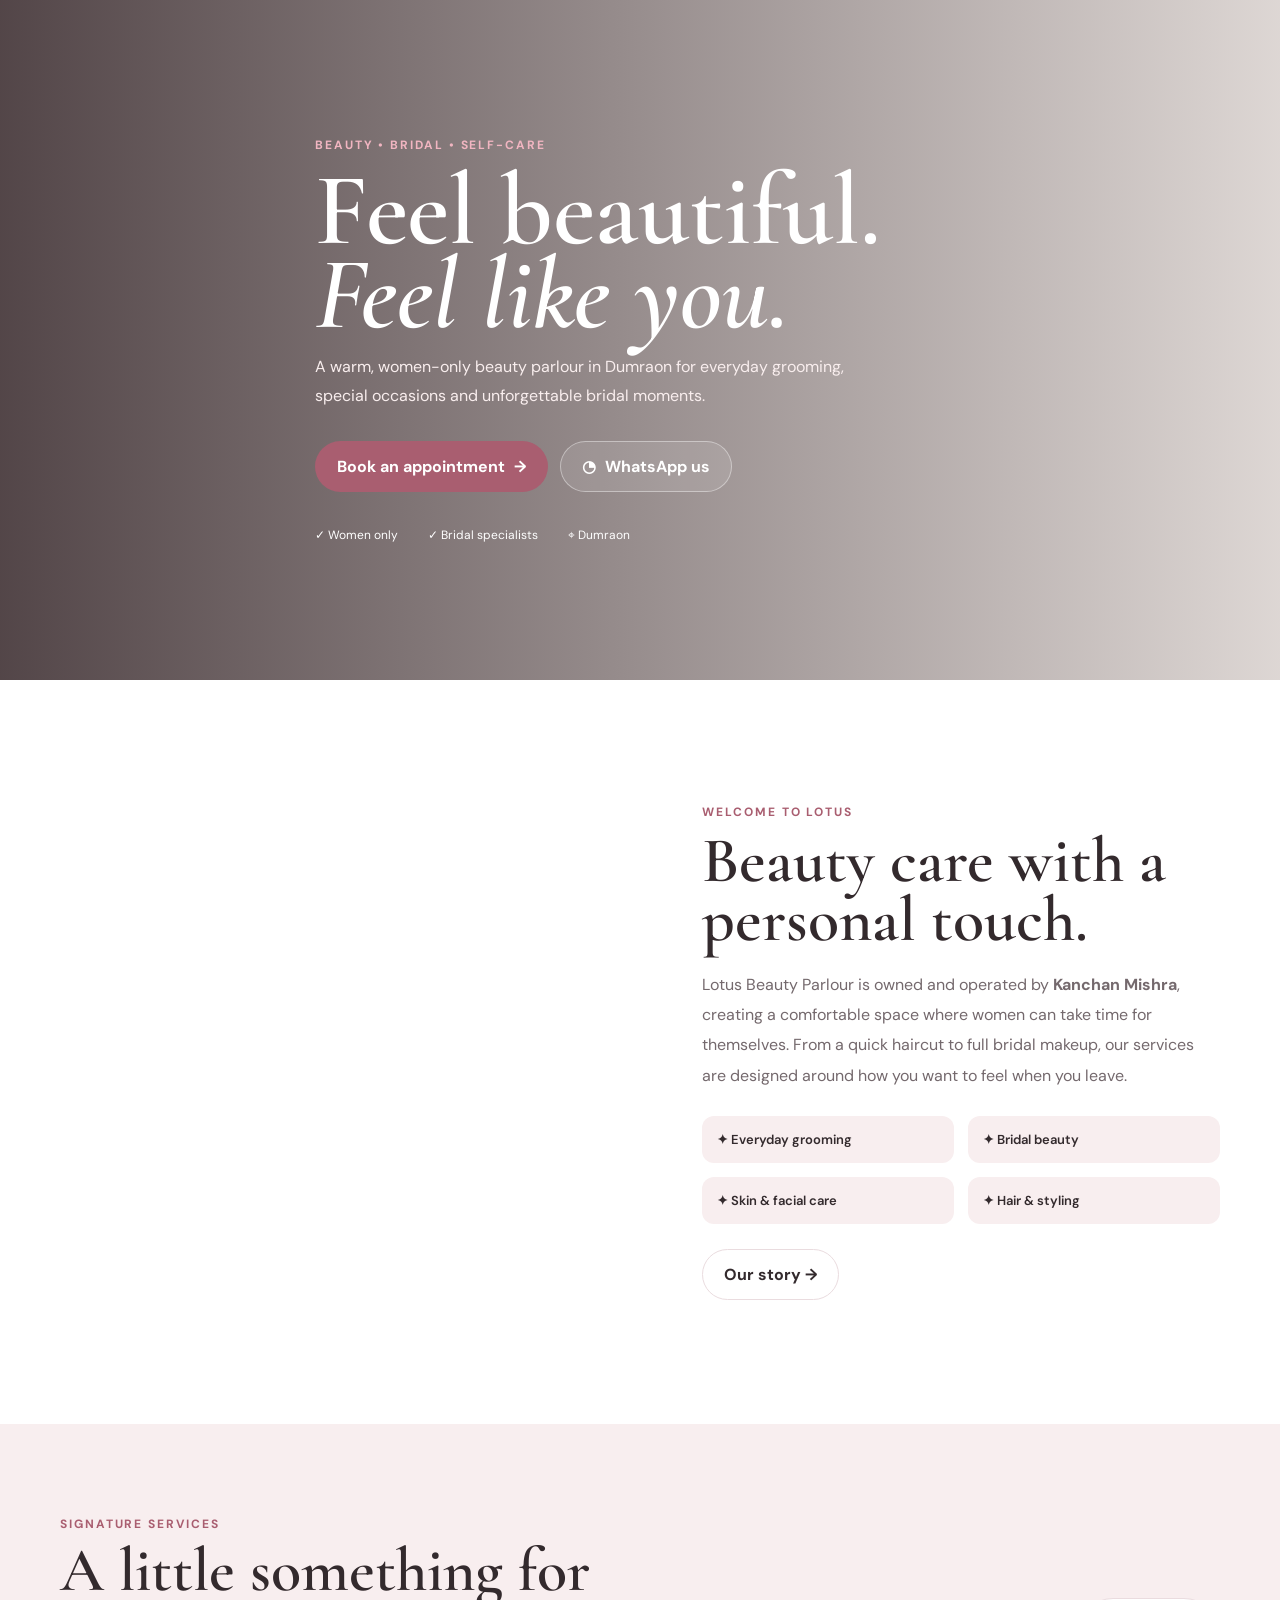
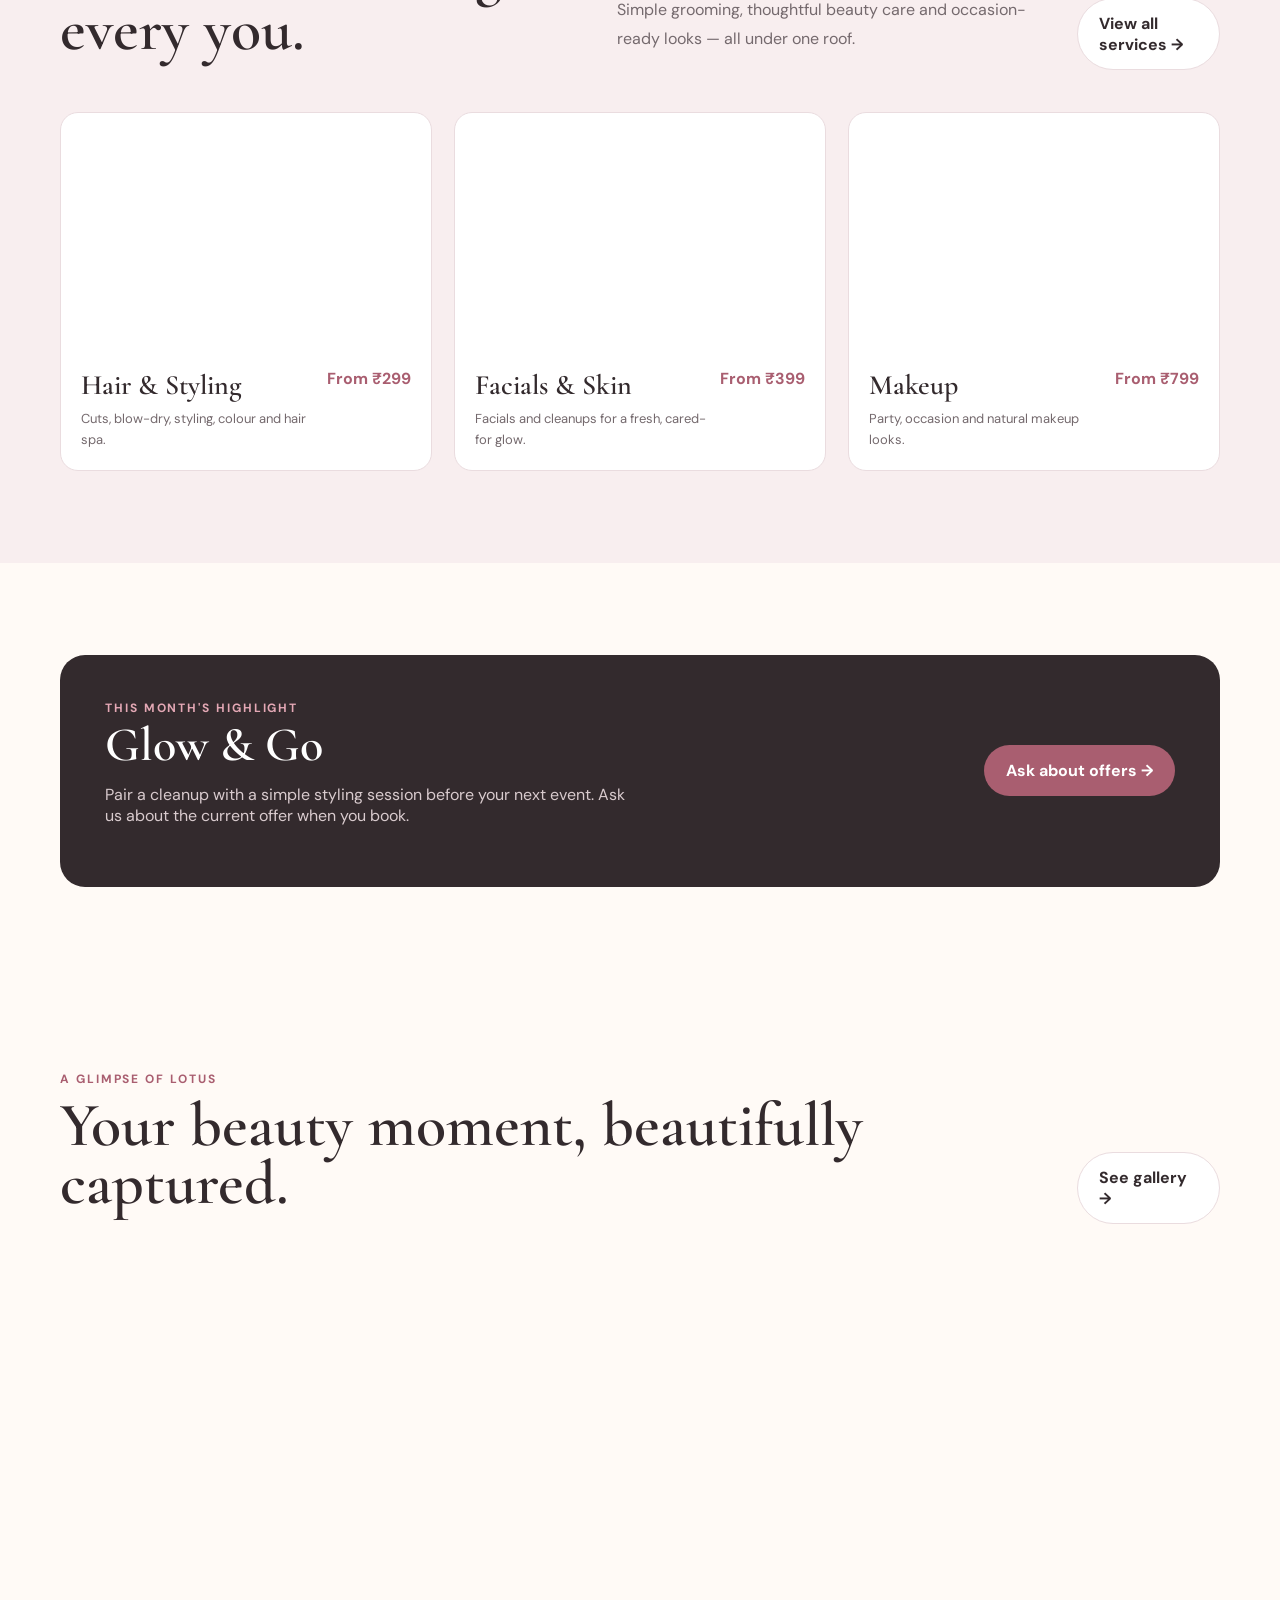
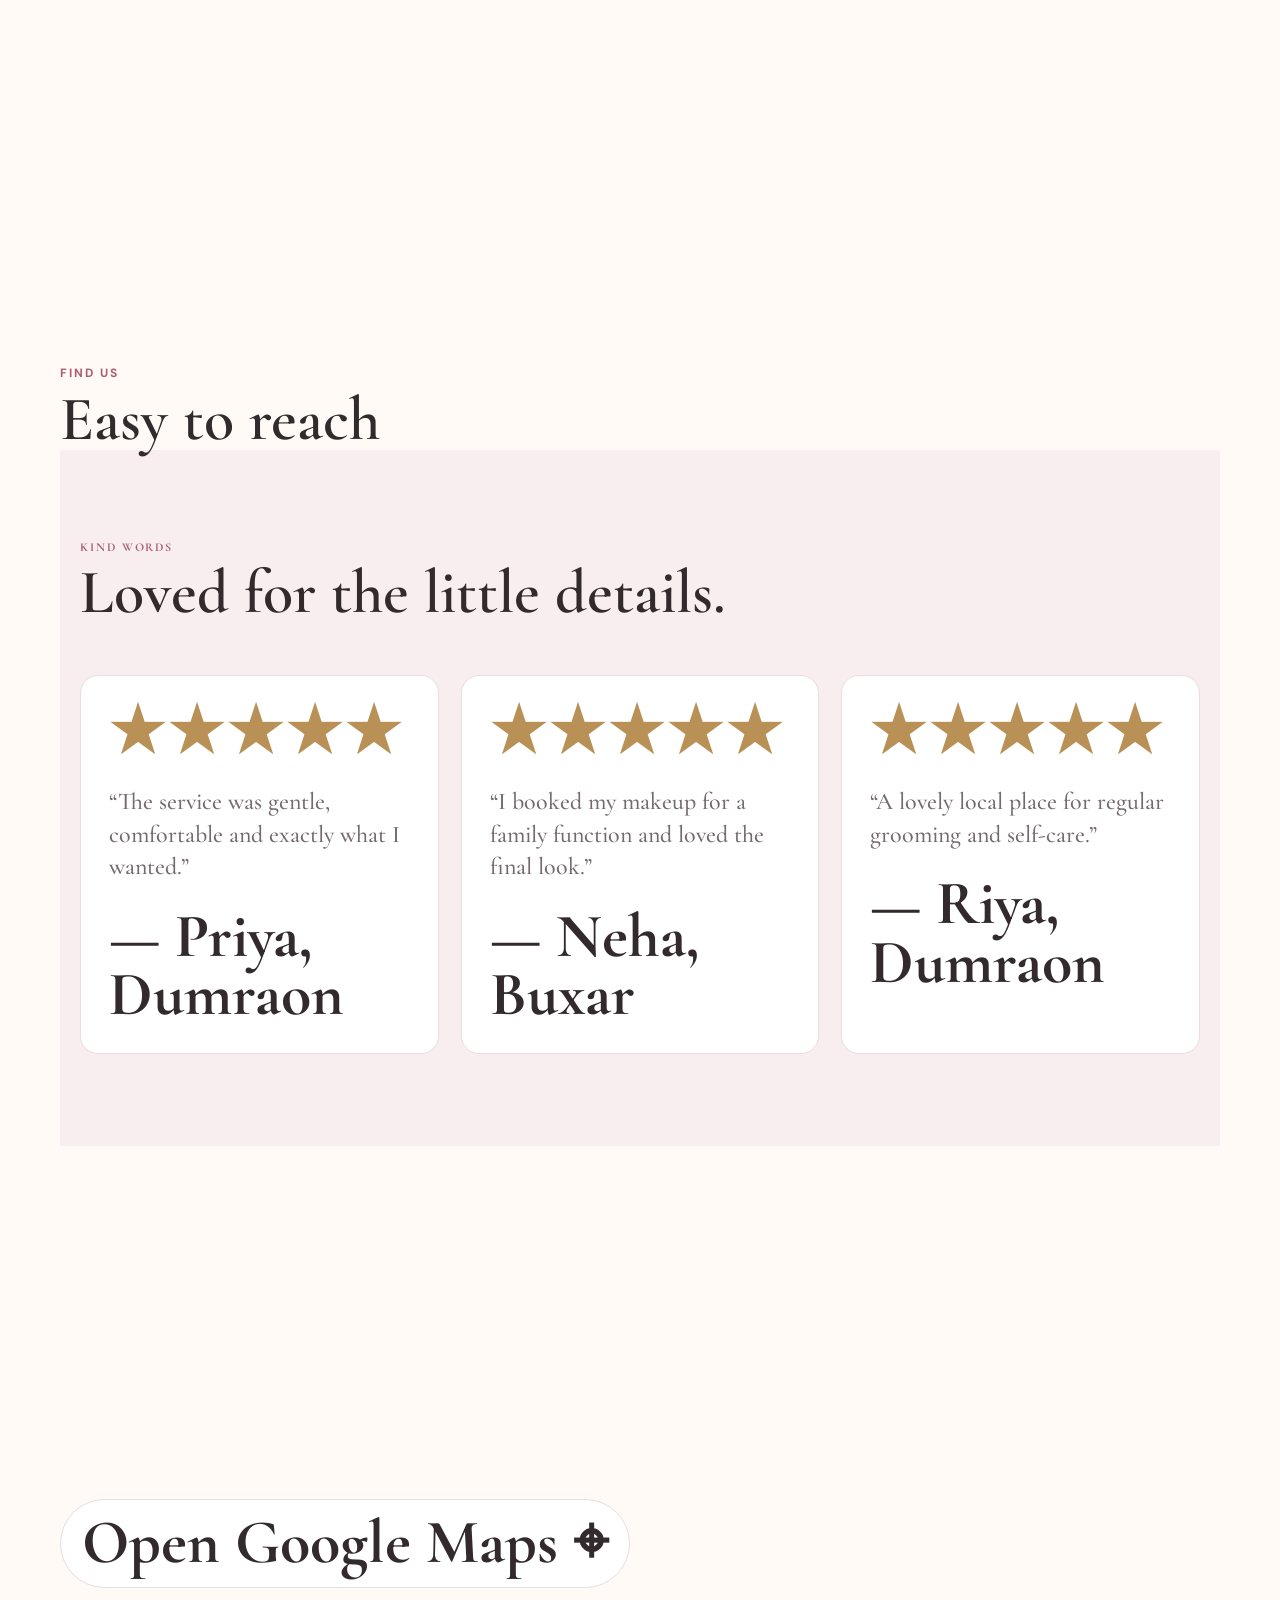
<file: index.html>
<!doctype html><html lang="en"><head><meta charset="utf-8"><meta name="viewport" content="width=device-width,initial-scale=1"><meta name="description" content="Lotus Beauty Parlour — women-only beauty parlour and bridal studio near Dumraon Railway Station Ticket Counter."><title>Lotus Beauty Parlour | Dumraon</title><link rel="stylesheet" href="styles.css"></head><body><div id="site-header"></div><main>
<section class="hero"><div class="container hero-content"><div class="eyebrow" style="color:#f1b5c1">Beauty • Bridal • Self-care</div><h1>Feel beautiful.<br><i>Feel like you.</i></h1><p>A warm, women-only beauty parlour in Dumraon for everyday grooming, special occasions and unforgettable bridal moments.</p><div class="hero-actions"><a href="appointment.html" class="btn btn-primary">Book an appointment <span>→</span></a><a href="https://wa.me/8797354898?text=Hello%20Lotus%20Beauty%20Parlour%2C%20I%20would%20like%20to%20enquire%20about%20your%20services." class="btn btn-outline" target="_blank" rel="noopener"><span>◔</span> WhatsApp us</a></div><div class="trust"><span>✓ Women only</span><span>✓ Bridal specialists</span><span>⌖ Dumraon</span></div></div></section>
<section class="section intro"><div class="container intro-grid"><div class="intro-photo"></div><div class="intro-copy"><div class="eyebrow">Welcome to Lotus</div><h2>Beauty care with a personal touch.</h2><p>Lotus Beauty Parlour is owned and operated by <b>Kanchan Mishra</b>, creating a comfortable space where women can take time for themselves. From a quick haircut to full bridal makeup, our services are designed around how you want to feel when you leave.</p><div class="feature-list"><div>✦ Everyday grooming</div><div>✦ Bridal beauty</div><div>✦ Skin & facial care</div><div>✦ Hair & styling</div></div><a href="about.html" class="btn btn-outline">Our story →</a></div></div></section>
<section class="section rose-section"><div class="container"><div class="section-head"><div><div class="eyebrow">Signature services</div><h2>A little something for every you.</h2></div><p>Simple grooming, thoughtful beauty care and occasion-ready looks — all under one roof.</p><a href="services.html" class="btn btn-outline">View all services →</a></div><div class="grid cards-3">
<article class="service-card"><div class="service-img" style="background-image:url('https://images.unsplash.com/photo-1562322140-8baeececf3df?auto=format&fit=crop&w=900&q=85')"></div><div class="service-body"><div><h3>Hair &amp; Styling</h3><p>Cuts, blow-dry, styling, colour and hair spa.</p></div><b>From ₹299</b></div></article><article class="service-card"><div class="service-img" style="background-image:url('https://images.unsplash.com/photo-1570172619644-dfd03ed5d881?auto=format&fit=crop&w=900&q=85')"></div><div class="service-body"><div><h3>Facials &amp; Skin</h3><p>Facials and cleanups for a fresh, cared-for glow.</p></div><b>From ₹399</b></div></article><article class="service-card"><div class="service-img" style="background-image:url('https://images.unsplash.com/photo-1487412720507-e7ab37603c6f?auto=format&fit=crop&w=900&q=85')"></div><div class="service-body"><div><h3>Makeup</h3><p>Party, occasion and natural makeup looks.</p></div><b>From ₹799</b></div></article>
</div></div></section>
<section class="section"><div class="container"><div class="offer"><div><div class="eyebrow">This month's highlight</div><h3>Glow & Go</h3><p>Pair a cleanup with a simple styling session before your next event. Ask us about the current offer when you book.</p></div><a href="appointment.html" class="btn btn-primary">Ask about offers →</a></div></div></section>
<section class="section"><div class="container"><div class="section-head"><div><div class="eyebrow">A glimpse of Lotus</div><h2>Your beauty moment, beautifully captured.</h2></div><a href="gallery.html" class="btn btn-outline">See gallery →</a></div><div class="gallery-grid"><div class="gallery-item" style="background-image:url('https://images.unsplash.com/photo-1595476108010-b4d1f102b1b1?auto=format&fit=crop&w=1000&q=85')"></div><div class="gallery-item" style="background-image:url('https://images.unsplash.com/photo-1562322140-8baeececf3df?auto=format&fit=crop&w=1000&q=85')"></div><div class="gallery-item" style="background-image:url('https://images.unsplash.com/photo-1604654894610-df63bc536371?auto=format&fit=crop&w=1000&q=85')"></div><div class="gallery-item" style="background-image:url('https://images.unsplash.com/photo-1570172619644-dfd03ed5d881?auto=format&fit=crop&w=1000&q=85')"></div><div class="gallery-item" style="background-image:url('https://images.unsplash.com/photo-1552693673-1bf958298935?auto=format&fit=crop&w=1000&q=85')"></div></div></div></section>
<section class="section"><div class="container"><div class="section-head"><div><div class="eyebrow">Find us</div><h2>Easy to reach<section class="section rose-section"><div class="container"><div class="section-head"><div><div class="eyebrow">Kind words</div><h2>Loved for the little details.</h2></div></div><div class="grid cards-3"><div class="testimonial"><div class="stars">★★★★★</div><p>“The service was gentle, comfortable and exactly what I wanted.”</p><b>— Priya, Dumraon</b></div><div class="testimonial"><div class="stars">★★★★★</div><p>“I booked my makeup for a family function and loved the final look.”</p><b>— Neha, Buxar</b></div><div class="testimonial"><div class="stars">★★★★★</div><p>“A lovely local place for regular grooming and self-care.”</p><b>— Riya, Dumraon</b></div></div></div></section>
<div>
    <iframe
        class="map"
        src="https://www.google.com/maps?q=25.570874,84.143798&output=embed"
        loading="lazy"
        title="Location map">
    </iframe>

    <div style="margin-top:12px">
        <a class="btn btn-outline"
           href="https://maps.app.goo.gl/MGAXXyRQsNzUJvoe6"
           target="_blank"
           rel="noopener">
            Open Google Maps ⌖
        </a>
    </div>
</div>
</file>
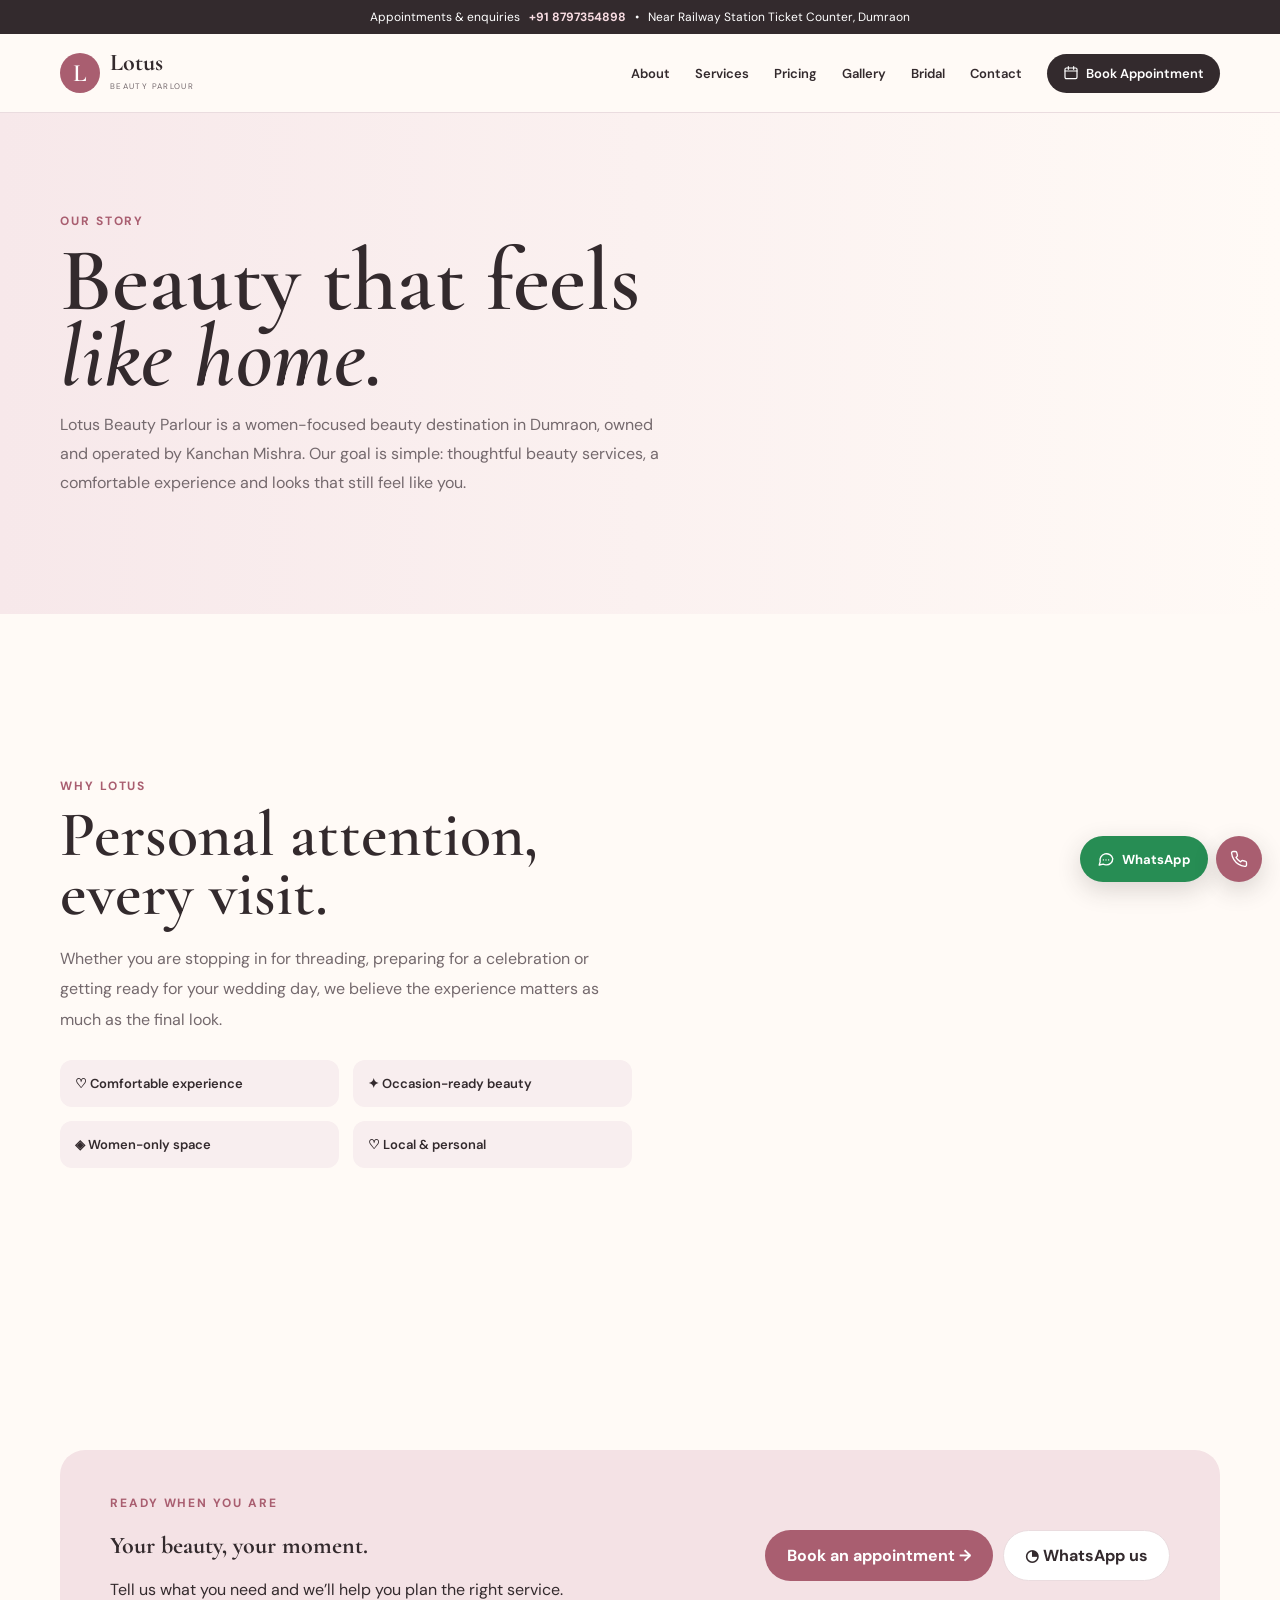
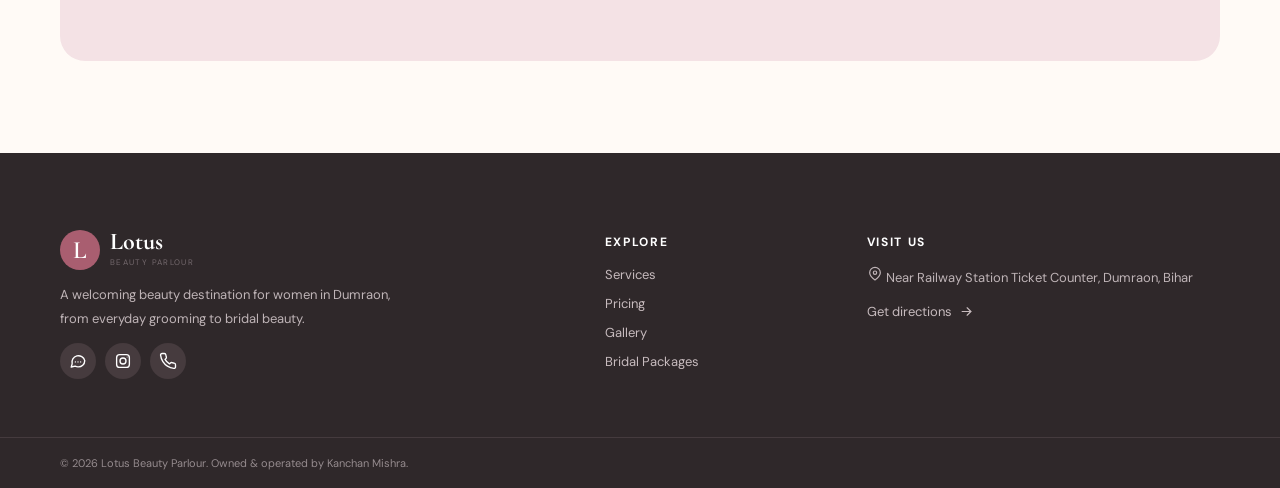
<file: about.html>
<!doctype html><html lang="en"><head><meta charset="utf-8"><meta name="viewport" content="width=device-width,initial-scale=1"><meta name="description" content="Learn about Lotus Beauty Parlour and its owner Kanchan Mishra."><title>About | Lotus Beauty Parlour</title><link rel="stylesheet" href="styles.css"></head><body><div id="site-header"></div><main><section class="page-hero"><div class="container"><div class="eyebrow">Our story</div><h1>Beauty that feels<br><i>like home.</i></h1><p>Lotus Beauty Parlour is a women-focused beauty destination in Dumraon, owned and operated by Kanchan Mishra. Our goal is simple: thoughtful beauty services, a comfortable experience and looks that still feel like you.</p></div></section><section class="section"><div class="container intro-grid"><div class="intro-copy"><div class="eyebrow">Why Lotus</div><h2>Personal attention, every visit.</h2><p>Whether you are stopping in for threading, preparing for a celebration or getting ready for your wedding day, we believe the experience matters as much as the final look.</p><div class="feature-list"><div>♡ Comfortable experience</div><div>✦ Occasion-ready beauty</div><div>◈ Women-only space</div><div>♡ Local & personal</div></div></div><div class="intro-photo" style="background-image:url('https://images.unsplash.com/photo-1522337360788-8b13dee7a37e?auto=format&fit=crop&w=1000&q=85')"></div></div></section><div class="section"><div class="container"><div class="cta-inner"><div><div class="eyebrow">Ready when you are</div><h2 class="serif">Your beauty, your moment.</h2><p>Tell us what you need and we’ll help you plan the right service.</p></div><div class="cta-actions"><a href="appointment.html" class="btn btn-primary">Book an appointment →</a><a href="https://wa.me/8797354898?text=Hello%20Lotus%20Beauty%20Parlour%2C%20I%20would%20like%20to%20enquire%20about%20your%20services." class="btn btn-outline" target="_blank" rel="noopener">◔ WhatsApp us</a></div></div></div></div></main><div id="site-footer"></div><script src="script.js"></script></body></html>
</file>
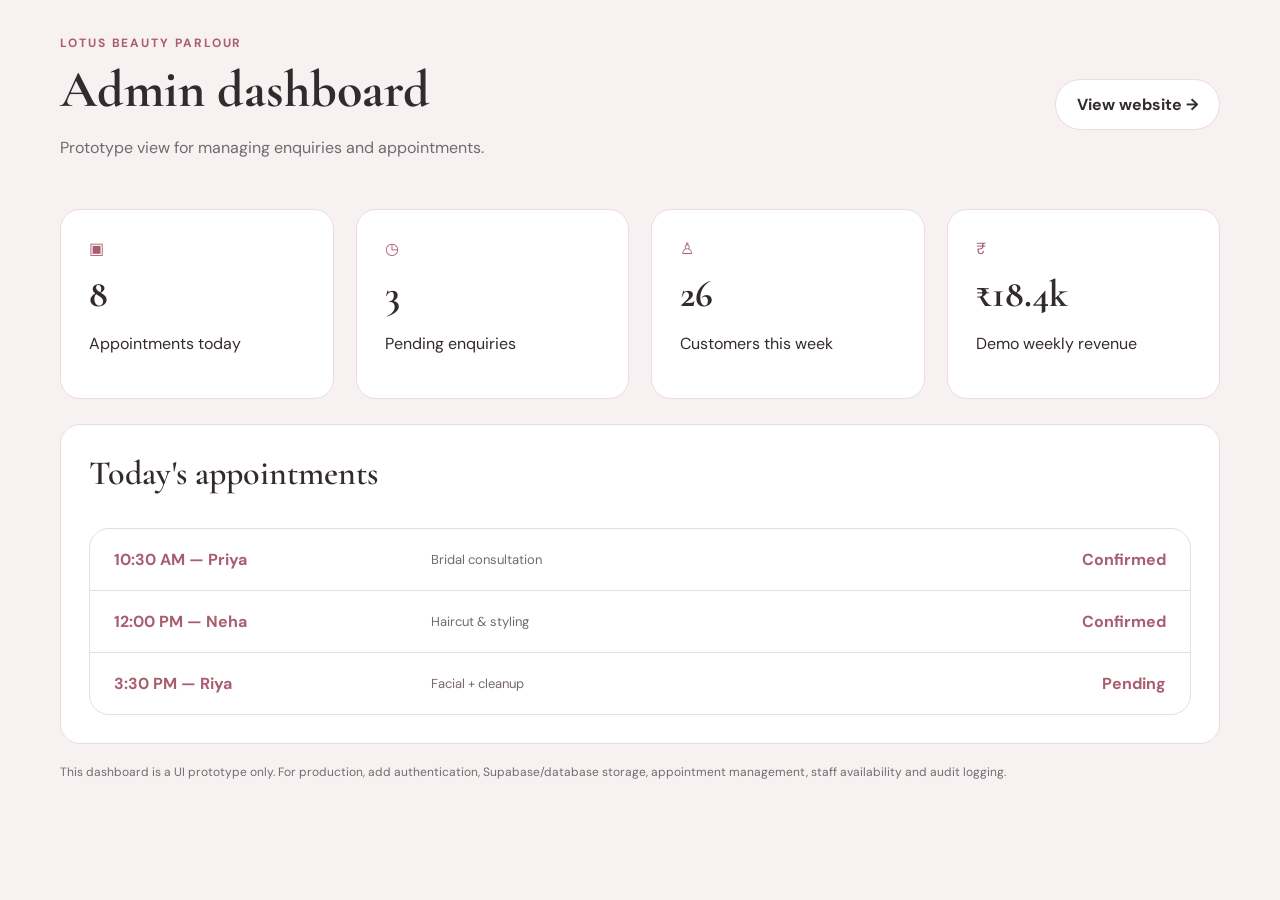
<file: admin.html>
<!doctype html><html lang="en"><head><meta charset="utf-8"><meta name="viewport" content="width=device-width,initial-scale=1"><title>Admin Dashboard | Lotus Beauty Parlour</title><link rel="stylesheet" href="styles.css"></head><body class="admin-page"><main><div class="container admin-wrap"><div class="admin-header"><div><div class="eyebrow">Lotus Beauty Parlour</div><h1 class="serif" style="font-size:52px;margin:7px 0">Admin dashboard</h1><p style="color:var(--muted)">Prototype view for managing enquiries and appointments.</p></div><a href="index.html" class="btn btn-outline">View website →</a></div><div class="grid cards-4"><div class="contact-card"><span class="stat-icon">▣</span><h2 class="serif" style="font-size:38px;margin:12px 0 0">8</h2><p>Appointments today</p></div><div class="contact-card"><span class="stat-icon">◷</span><h2 class="serif" style="font-size:38px;margin:12px 0 0">3</h2><p>Pending enquiries</p></div><div class="contact-card"><span class="stat-icon">♙</span><h2 class="serif" style="font-size:38px;margin:12px 0 0">26</h2><p>Customers this week</p></div><div class="contact-card"><span class="stat-icon">₹</span><h2 class="serif" style="font-size:38px;margin:12px 0 0">₹18.4k</h2><p>Demo weekly revenue</p></div></div><div class="contact-card" style="margin-top:25px"><h3 class="serif" style="font-size:34px">Today's appointments</h3><div class="price-table"><div class="price-row"><b style="text-align:left">10:30 AM — Priya</b><p>Bridal consultation</p><b>Confirmed</b></div><div class="price-row"><b style="text-align:left">12:00 PM — Neha</b><p>Haircut & styling</p><b>Confirmed</b></div><div class="price-row"><b style="text-align:left">3:30 PM — Riya</b><p>Facial + cleanup</p><b>Pending</b></div></div></div><p class="small-note">This dashboard is a UI prototype only. For production, add authentication, Supabase/database storage, appointment management, staff availability and audit logging.</p></div></main></body></html>
</file>
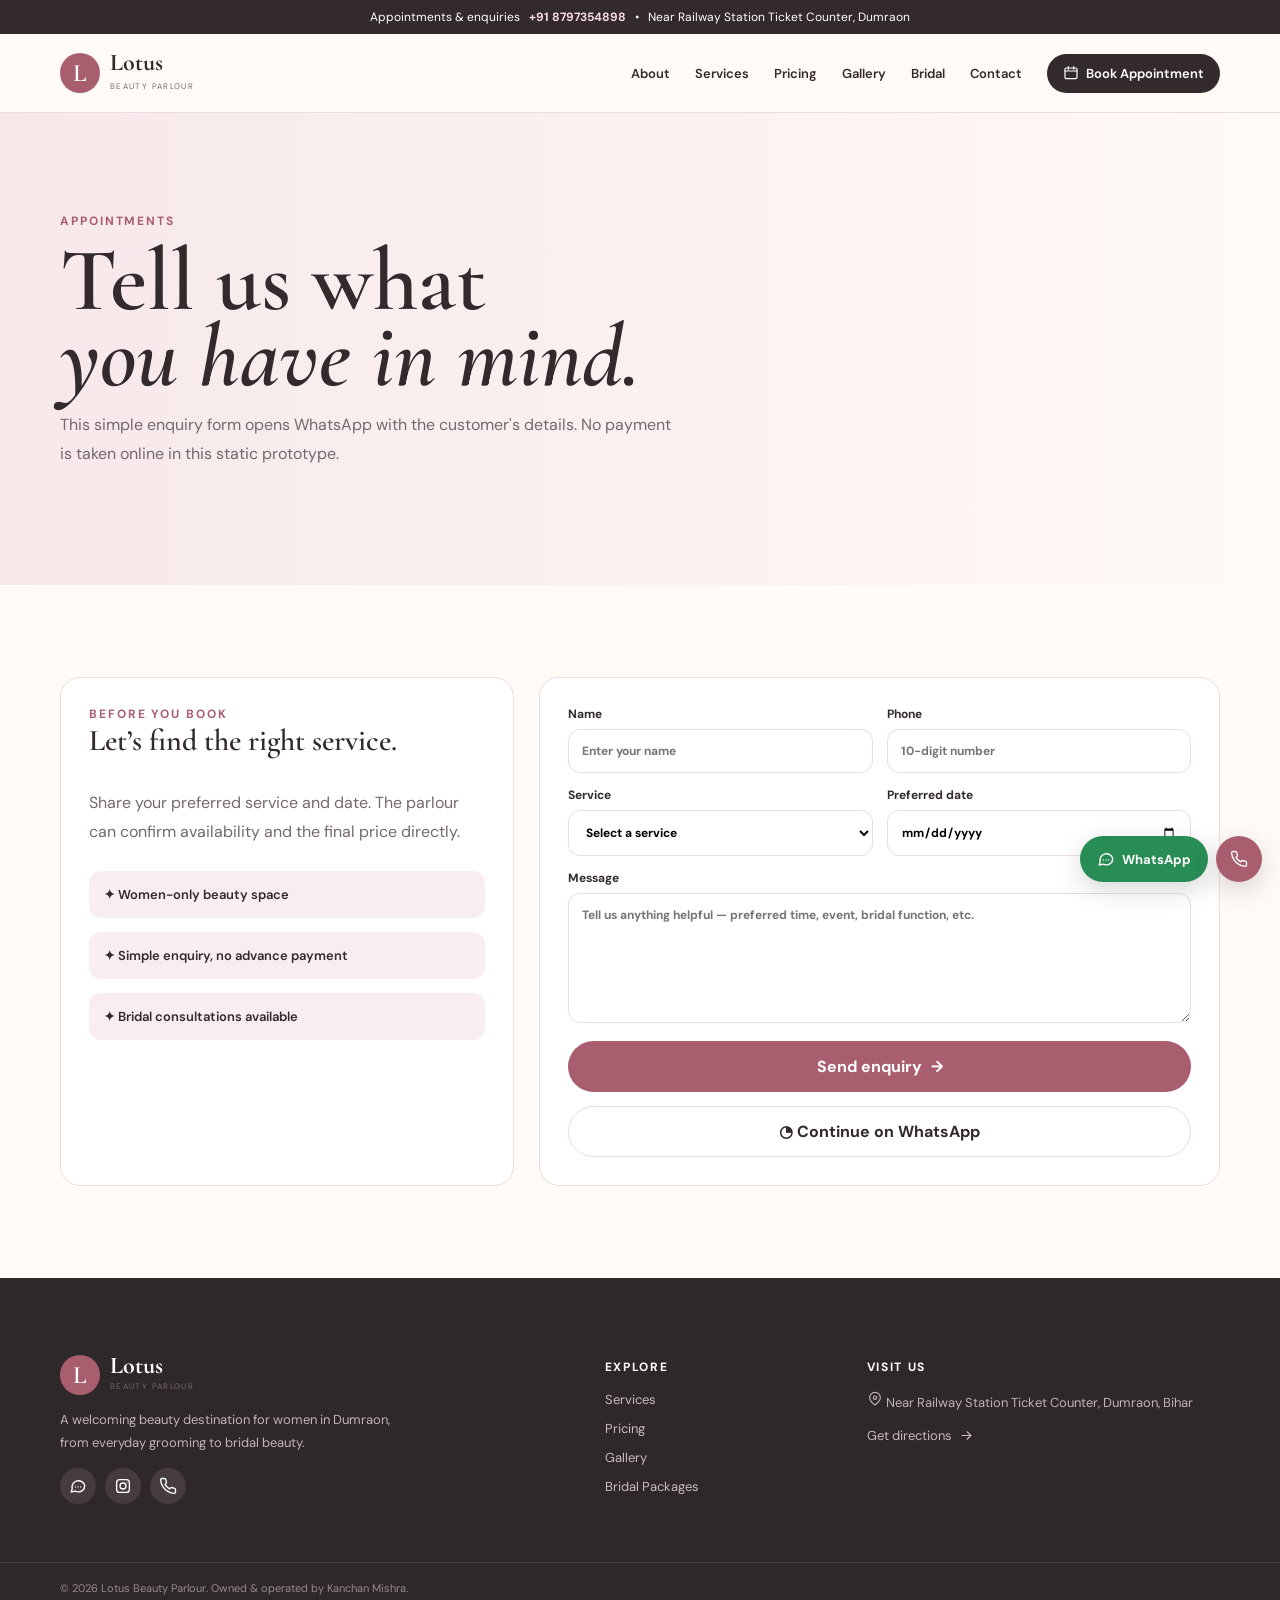
<file: appointment.html>
<!doctype html><html lang="en"><head><meta charset="utf-8"><meta name="viewport" content="width=device-width,initial-scale=1"><title>Appointments | Lotus Beauty Parlour</title><link rel="stylesheet" href="styles.css"></head><body><div id="site-header"></div><main><section class="page-hero"><div class="container"><div class="eyebrow">Appointments</div><h1>Tell us what<br><i>you have in mind.</i></h1><p>This simple enquiry form opens WhatsApp with the customer's details. No payment is taken online in this static prototype.</p></div></section><section class="section"><div class="container contact-grid"><div class="contact-card"><div class="eyebrow">Before you book</div><h3>Let’s find the right service.</h3><p style="color:var(--muted);line-height:1.8">Share your preferred service and date. The parlour can confirm availability and the final price directly.</p><div class="feature-list" style="grid-template-columns:1fr"><div>✦ Women-only beauty space</div><div>✦ Simple enquiry, no advance payment</div><div>✦ Bridal consultations available</div></div></div><div class="contact-card"><form class="form" id="appointmentForm"><div class="form-row"><label>Name<input name="name" required placeholder="Enter your name"></label><label>Phone<input name="phone" required placeholder="10-digit number" pattern="[0-9+() -]{8,}"></label></div><div class="form-row"><label>Service<select name="service" required><option value="" disabled selected>Select a service</option><option>Haircut & Styling</option><option>Facial / Cleanup</option><option>Waxing</option><option>Manicure / Pedicure</option><option>Makeup</option><option>Bridal Makeup</option><option>Mehendi</option><option>Other</option></select></label><label>Preferred date<input name="date" type="date"></label></div><label>Message<textarea name="message" placeholder="Tell us anything helpful — preferred time, event, bridal function, etc."></textarea></label><div id="formMessage" class="notice hidden"></div><button class="btn btn-primary" type="submit">Send enquiry <span>→</span></button><a href="https://wa.me/8797354898?text=Hello%20Lotus%20Beauty%20Parlour%2C%20I%20would%20like%20to%20book%20an%20appointment." class="btn btn-outline" target="_blank" rel="noopener">◔ Continue on WhatsApp</a></form></div></div></section></main><div id="site-footer"></div><script src="script.js"></script></body></html>
</file>
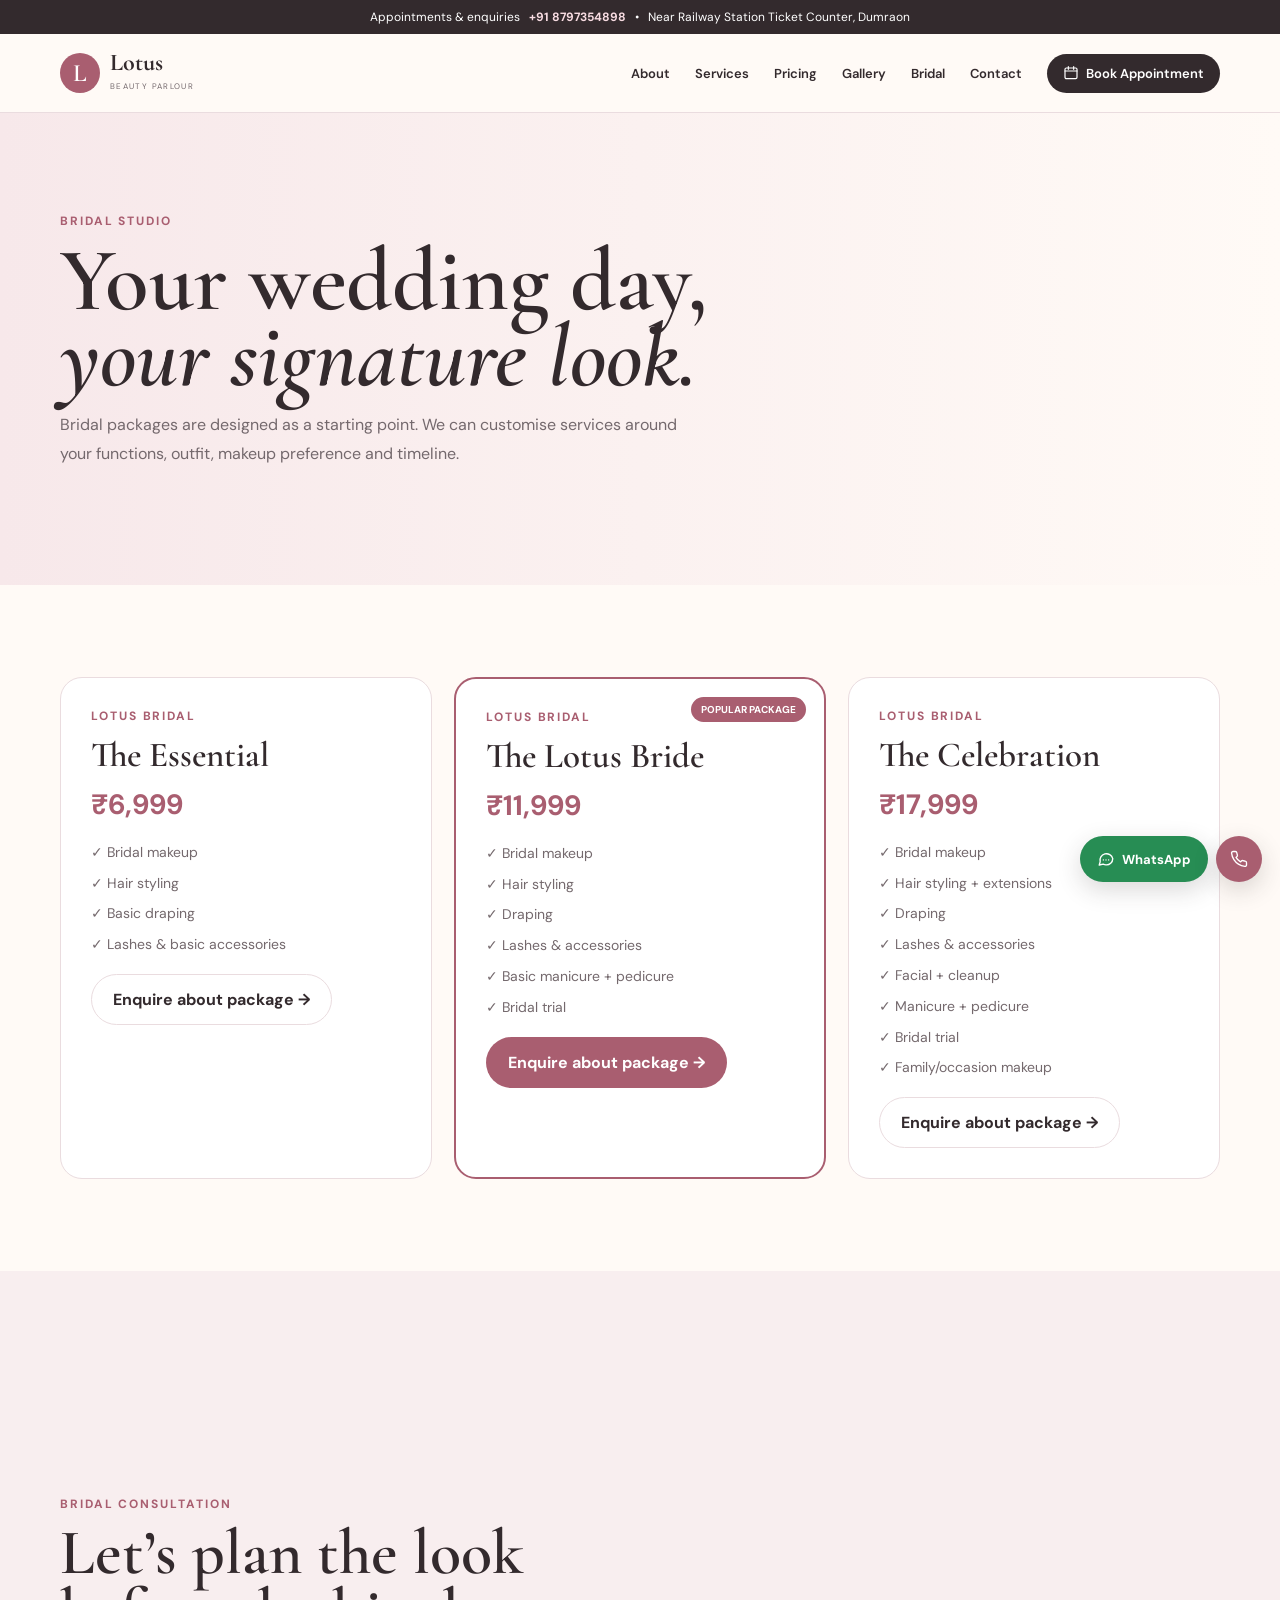
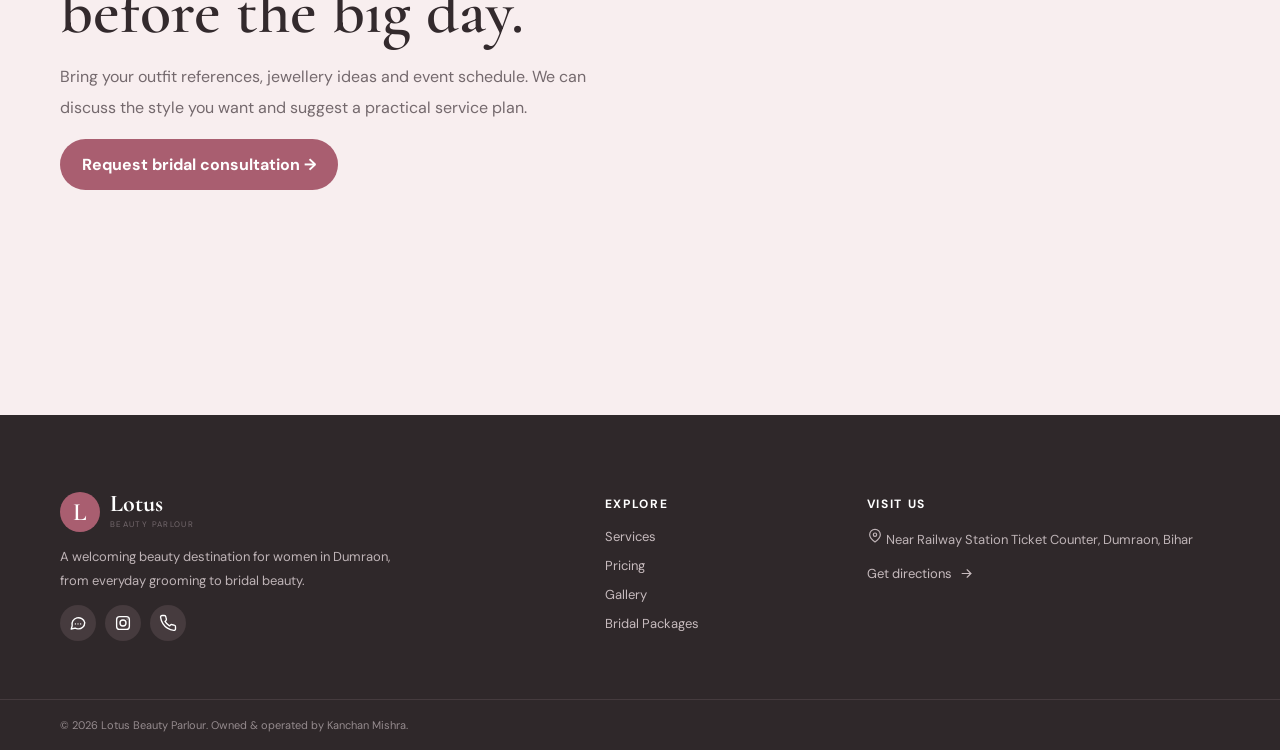
<file: bridal-packages.html>
<!doctype html><html lang="en"><head><meta charset="utf-8"><meta name="viewport" content="width=device-width,initial-scale=1"><title>Bridal Packages | Lotus Beauty Parlour</title><link rel="stylesheet" href="styles.css"></head><body><div id="site-header"></div><main><section class="page-hero"><div class="container"><div class="eyebrow">Bridal studio</div><h1>Your wedding day,<br><i>your signature look.</i></h1><p>Bridal packages are designed as a starting point. We can customise services around your functions, outfit, makeup preference and timeline.</p></div></section><section class="section"><div class="container grid cards-3"><div class="package"><div class="eyebrow">Lotus bridal</div><h3>The Essential</h3><div class="pkg-price">₹6,999</div><ul><li>✓ Bridal makeup</li><li>✓ Hair styling</li><li>✓ Basic draping</li><li>✓ Lashes & basic accessories</li></ul><a href="appointment.html" class="btn btn-outline">Enquire about package →</a></div><div class="package featured"><span class="tag">POPULAR PACKAGE</span><div class="eyebrow">Lotus bridal</div><h3>The Lotus Bride</h3><div class="pkg-price">₹11,999</div><ul><li>✓ Bridal makeup</li><li>✓ Hair styling</li><li>✓ Draping</li><li>✓ Lashes & accessories</li><li>✓ Basic manicure + pedicure</li><li>✓ Bridal trial</li></ul><a href="appointment.html" class="btn btn-primary">Enquire about package →</a></div><div class="package"><div class="eyebrow">Lotus bridal</div><h3>The Celebration</h3><div class="pkg-price">₹17,999</div><ul><li>✓ Bridal makeup</li><li>✓ Hair styling + extensions</li><li>✓ Draping</li><li>✓ Lashes & accessories</li><li>✓ Facial + cleanup</li><li>✓ Manicure + pedicure</li><li>✓ Bridal trial</li><li>✓ Family/occasion makeup</li></ul><a href="appointment.html" class="btn btn-outline">Enquire about package →</a></div></div></section><section class="section rose-section"><div class="container intro-grid"><div class="intro-copy"><div class="eyebrow">Bridal consultation</div><h2>Let’s plan the look before the big day.</h2><p>Bring your outfit references, jewellery ideas and event schedule. We can discuss the style you want and suggest a practical service plan.</p><a href="appointment.html" class="btn btn-primary">Request bridal consultation →</a></div><div class="intro-photo" style="background-image:url('https://images.unsplash.com/photo-1595476108010-b4d1f102b1b1?auto=format&fit=crop&w=1000&q=85')"></div></div></section></main><div id="site-footer"></div><script src="script.js"></script></body></html>
</file>
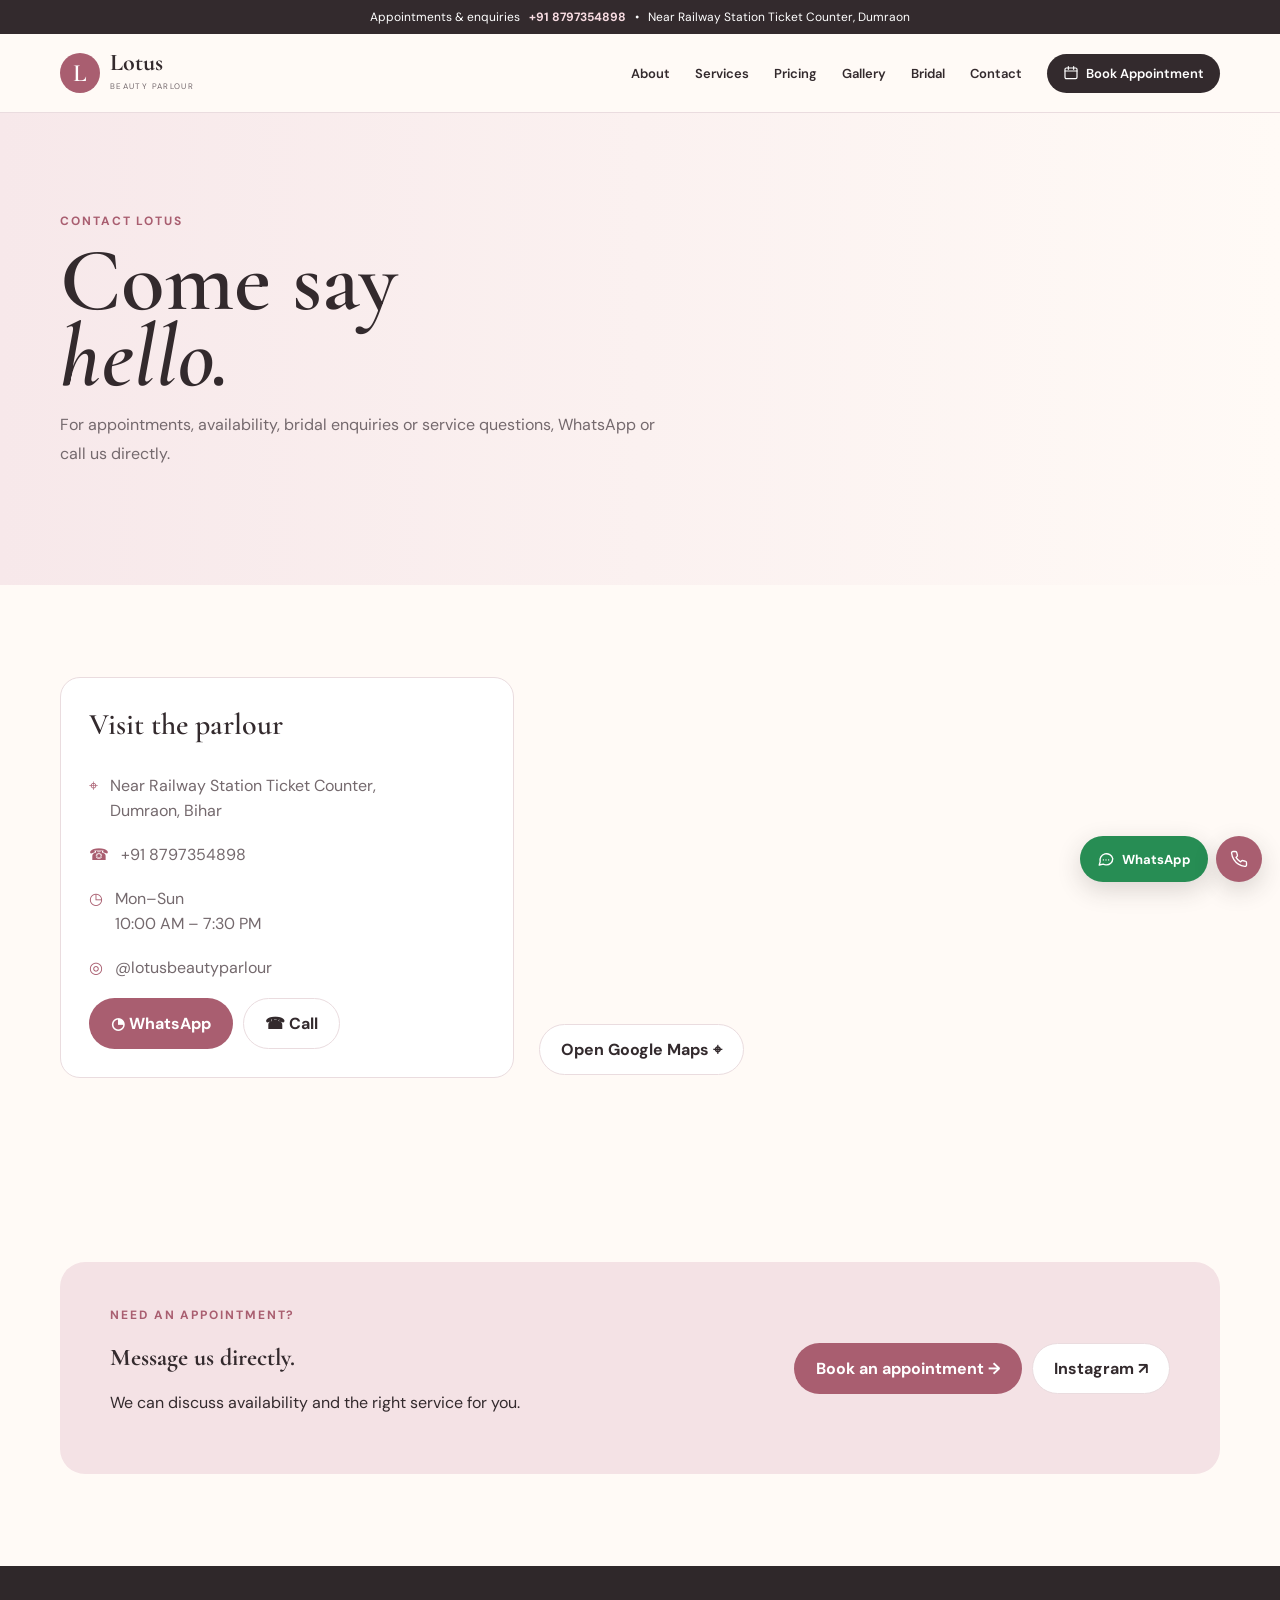
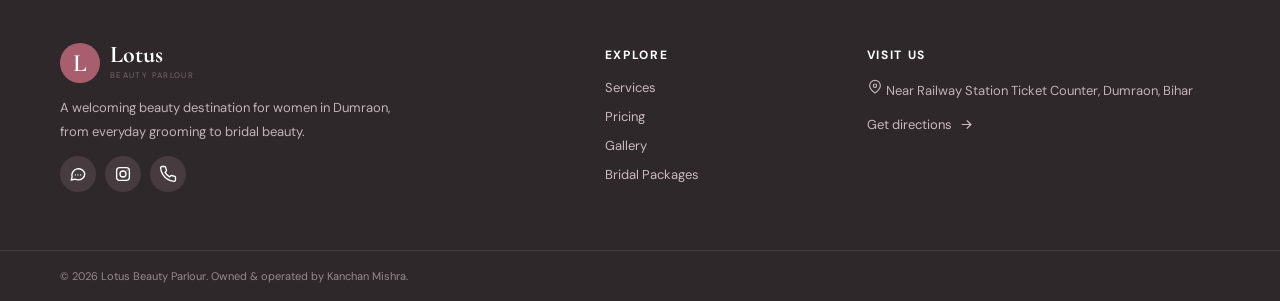
<file: contact.html>
<!doctype html><html lang="en"><head><meta charset="utf-8"><meta name="viewport" content="width=device-width,initial-scale=1"><title>Contact | Lotus Beauty Parlour</title><link rel="stylesheet" href="styles.css"></head><body><div id="site-header"></div><main><section class="page-hero"><div class="container"><div class="eyebrow">Contact Lotus</div><h1>Come say<br><i>hello.</i></h1><p>For appointments, availability, bridal enquiries or service questions, WhatsApp or call us directly.</p></div></section><section class="section"><div class="container contact-grid"><div class="contact-card"><h3>Visit the parlour</h3><div class="contact-line"><span class="icon">⌖</span><span>Near Railway Station Ticket Counter,<br>Dumraon, Bihar</span></div><div class="contact-line"><span class="icon">☎</span><span>+91 8797354898<br><small></small></span></div><div class="contact-line"><span class="icon">◷</span><span>Mon–Sun<br>10:00 AM – 7:30 PM</span></div><div class="contact-line"><span class="icon">◎</span><span><a href="https://instagram.com/kanchanmishra8731?stkn=MTFhYjl3N3Z6b3J0eg%3D%3D" target="_blank" rel="noopener">@lotusbeautyparlour</a><br><small></small></span></div><div style="display:flex;gap:10px;flex-wrap:wrap"><a class="btn btn-primary" href="https://wa.me/8797354898" target="_blank" rel="noopener">◔ WhatsApp</a><a class="btn btn-outline" href="tel:+918797354898">☎ Call</a></div></div><div><iframe class="map" src="https://www.google.com/maps?q=Dumraon%20Bihar&output=embed" loading="lazy" title="Dumraon map"></iframe><div style="margin-top:12px"><a class="btn btn-outline" href="https://maps.app.goo.gl/HKFQmc6VfxYGnxHz6" target="_blank" rel="noopener">Open Google Maps ⌖</a></div></div></div></section><div class="section"><div class="container"><div class="cta-inner"><div><div class="eyebrow">Need an appointment?</div><h2 class="serif">Message us directly.</h2><p>We can discuss availability and the right service for you.</p></div><div class="cta-actions"><a href="appointment.html" class="btn btn-primary">Book an appointment →</a><a href="https://instagram.com/kanchanmishra8731?stkn=MTFhYjl3N3Z6b3J0eg%3D%3D" class="btn btn-outline" target="_blank" rel="noopener">Instagram ↗</a></div></div></div></div></main><div id="site-footer"></div><script src="script.js"></script></body></html>
</file>
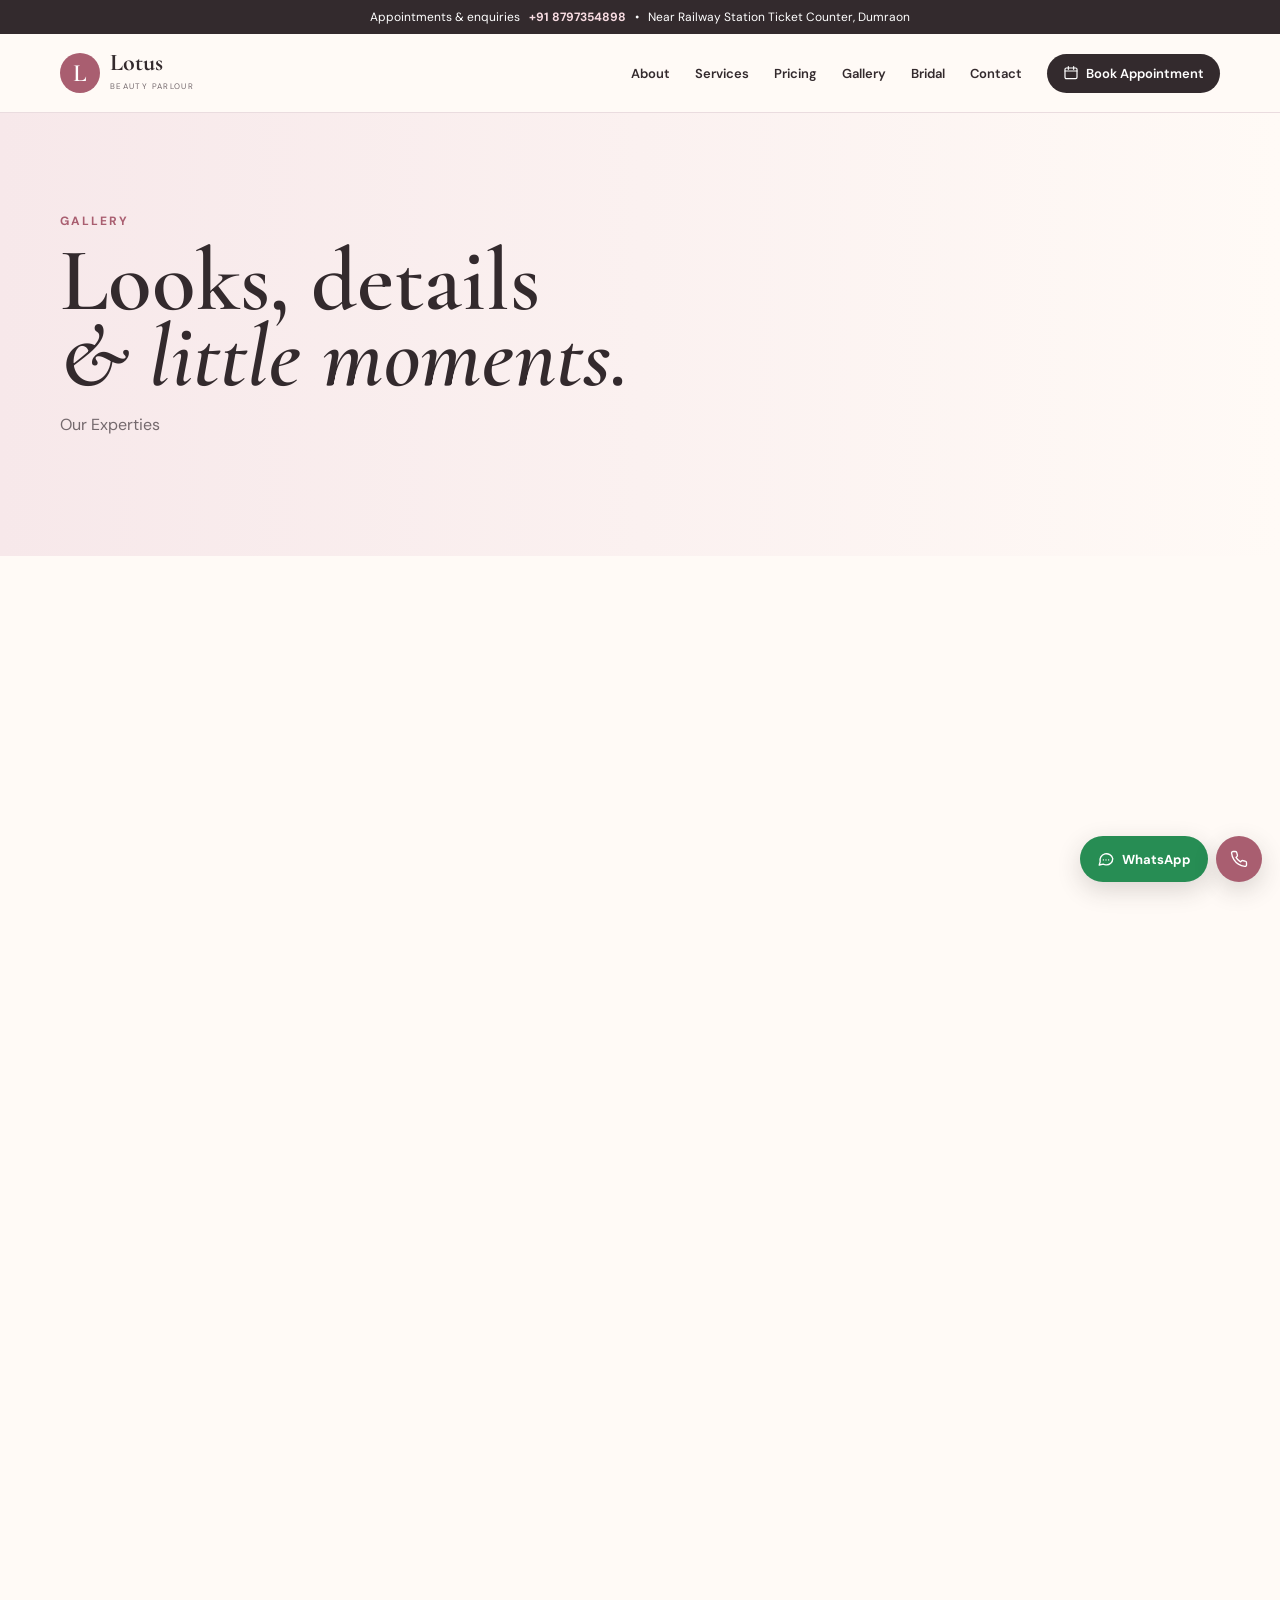
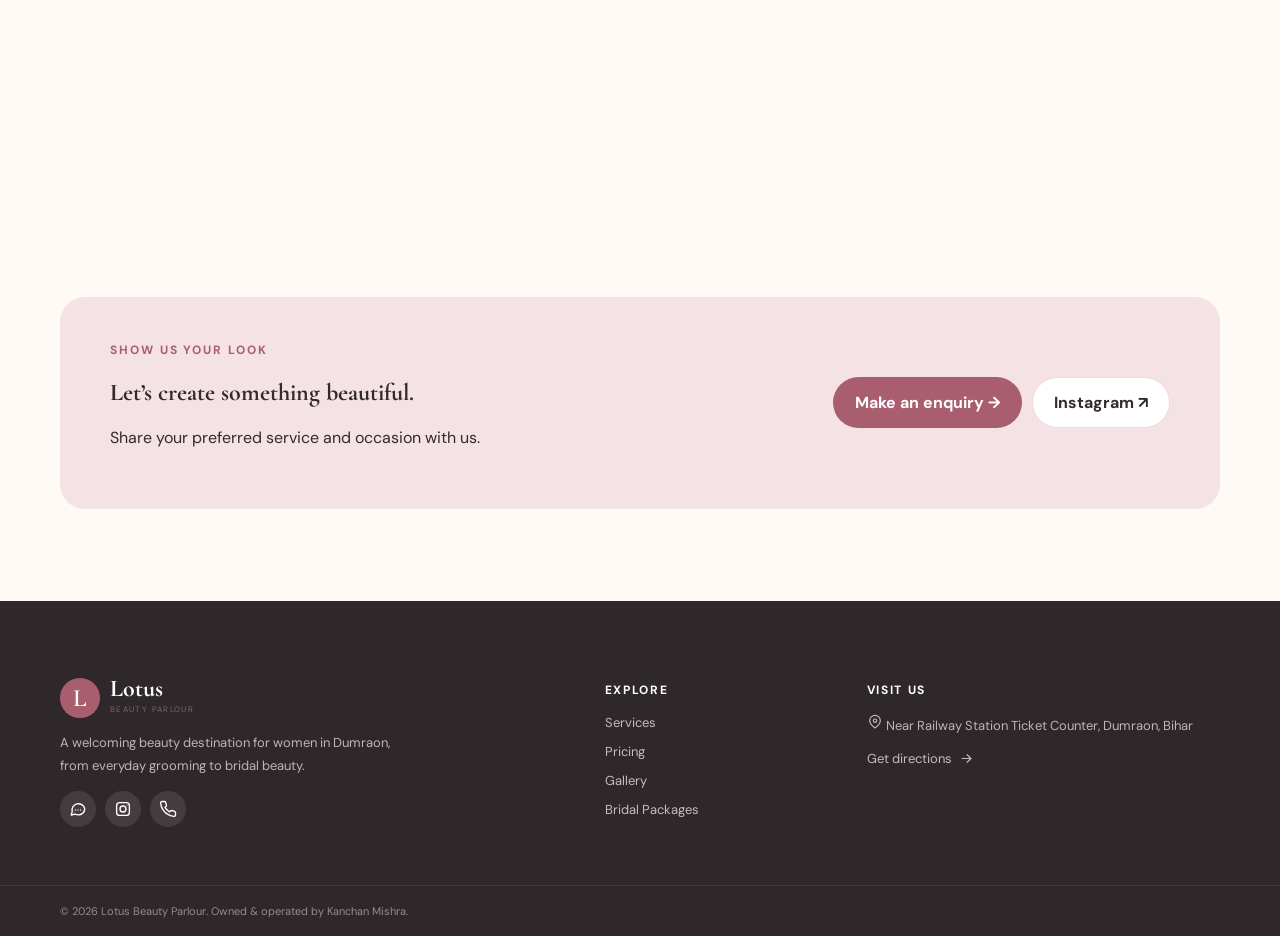
<file: gallery.html>
<!doctype html><html lang="en"><head><meta charset="utf-8"><meta name="viewport" content="width=device-width,initial-scale=1"><title>Gallery | Lotus Beauty Parlour</title><link rel="stylesheet" href="styles.css"></head><body><div id="site-header"></div><main><section class="page-hero"><div class="container"><div class="eyebrow">Gallery</div><h1>Looks, details<br><i>& little moments.</i></h1><p>Our Experties</p></div></section><section class="section"><div class="container"><div class="gallery-grid" style="grid-template-rows:280px 280px 280px"><div class="gallery-item" style="background-image:url('https://images.unsplash.com/photo-1595476108010-b4d1f102b1b1?auto=format&fit=crop&w=1000&q=85');grid-column:span 2"></div><div class="gallery-item" style="background-image:url('https://images.unsplash.com/photo-1562322140-8baeececf3df?auto=format&fit=crop&w=1000&q=85')"></div><div class="gallery-item" style="background-image:url('https://images.unsplash.com/photo-1487412720507-e7ab37603c6f?auto=format&fit=crop&w=1000&q=85')"></div><div class="gallery-item" style="background-image:url('https://images.unsplash.com/photo-1604654894610-df63bc536371?auto=format&fit=crop&w=1000&q=85')"></div><div class="gallery-item" style="background-image:url('https://images.unsplash.com/photo-1570172619644-dfd03ed5d881?auto=format&fit=crop&w=1000&q=85')"></div><div class="gallery-item" style="background-image:url('https://images.unsplash.com/photo-1522337360788-8b13dee7a37e?auto=format&fit=crop&w=1000&q=85')"></div><div class="gallery-item" style="background-image:url('https://images.unsplash.com/photo-1552693673-1bf958298935?auto=format&fit=crop&w=1000&q=85')"></div></div></div></section><div class="section"><div class="container"><div class="cta-inner"><div><div class="eyebrow">Show us your look</div><h2 class="serif">Let’s create something beautiful.</h2><p>Share your preferred service and occasion with us.</p></div><div class="cta-actions"><a href="appointment.html" class="btn btn-primary">Make an enquiry →</a><a href="https://instagram.com/kanchanmishra8731?stkn=MTFhYjl3N3Z6b3J0eg%3D%3D" class="btn btn-outline" target="_blank" rel="noopener">Instagram ↗</a></div></div></div></div></main><div id="site-footer"></div><script src="script.js"></script></body></html>
</file>
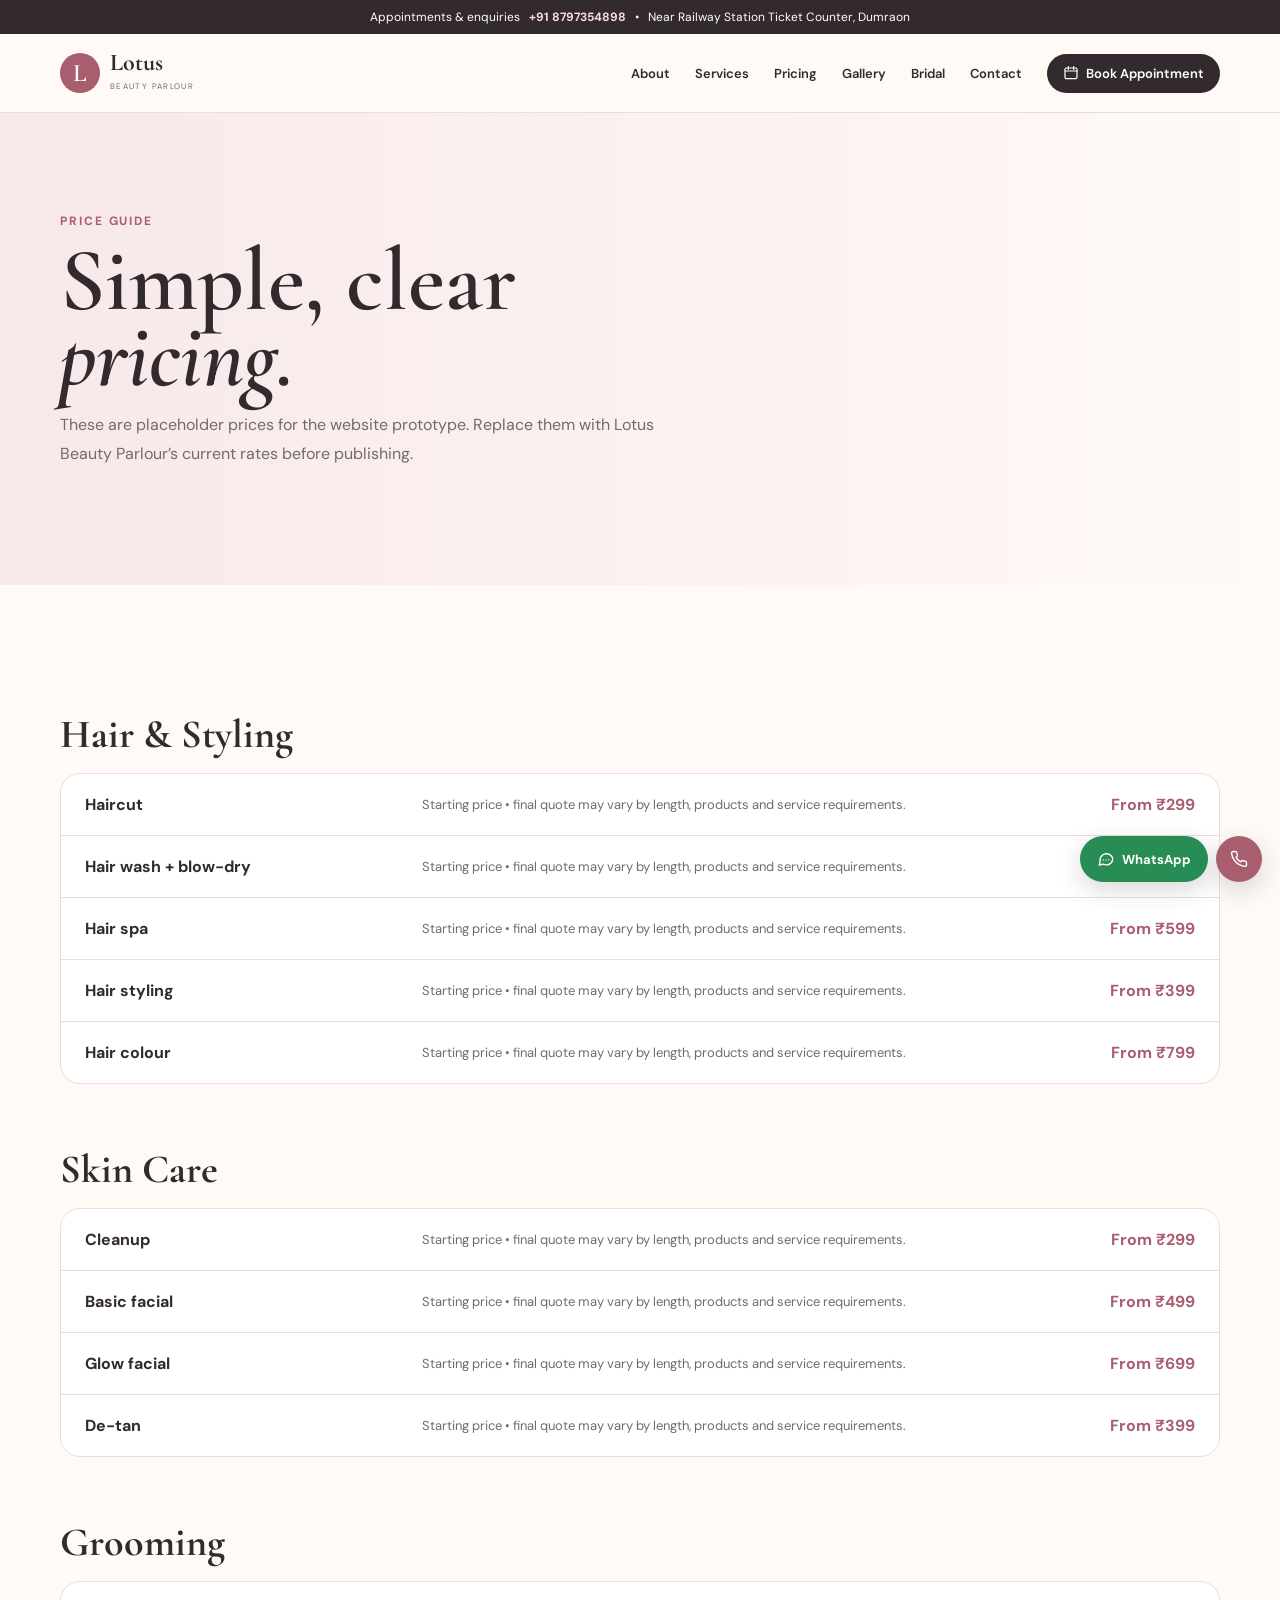
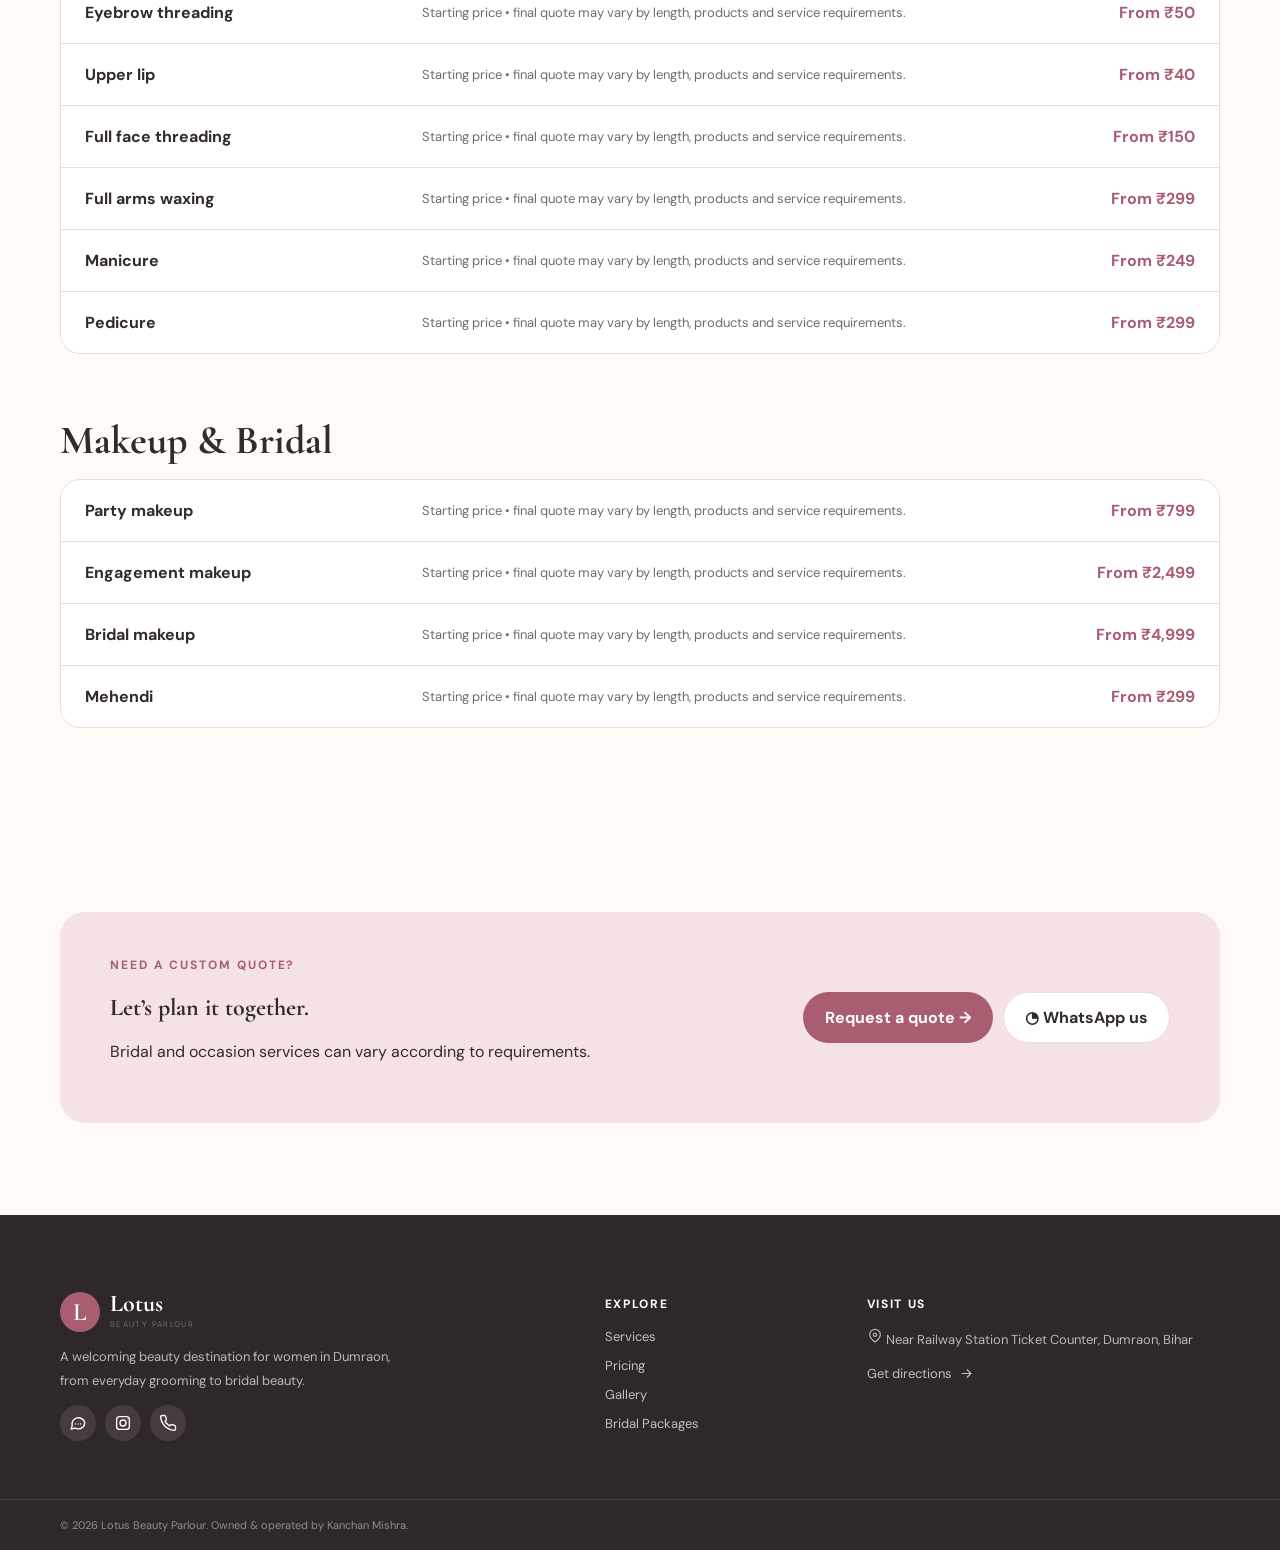
<file: pricing.html>
<!doctype html><html lang="en"><head><meta charset="utf-8"><meta name="viewport" content="width=device-width,initial-scale=1"><title>Pricing | Lotus Beauty Parlour</title><link rel="stylesheet" href="styles.css"></head><body><div id="site-header"></div><main><section class="page-hero"><div class="container"><div class="eyebrow">Price guide</div><h1>Simple, clear<br><i>pricing.</i></h1><p>These are placeholder prices for the website prototype. Replace them with Lotus Beauty Parlour’s current rates before publishing.</p></div></section><section class="section"><div class="container grid" style="gap:28px" id="pricingGroups"></div></section><div class="section"><div class="container"><div class="cta-inner"><div><div class="eyebrow">Need a custom quote?</div><h2 class="serif">Let’s plan it together.</h2><p>Bridal and occasion services can vary according to requirements.</p></div><div class="cta-actions"><a href="appointment.html" class="btn btn-primary">Request a quote →</a><a href="https://wa.me/8797354898" class="btn btn-outline">◔ WhatsApp us</a></div></div></div></div></main><div id="site-footer"></div><script src="script.js"></script><script>document.addEventListener('DOMContentLoaded',()=>{const groups=[['Hair & Styling',[['Haircut','From ₹299'],['Hair wash + blow-dry','From ₹249'],['Hair spa','From ₹599'],['Hair styling','From ₹399'],['Hair colour','From ₹799']]],['Skin Care',[['Cleanup','From ₹299'],['Basic facial','From ₹499'],['Glow facial','From ₹699'],['De-tan','From ₹399']]],['Grooming',[['Eyebrow threading','From ₹50'],['Upper lip','From ₹40'],['Full face threading','From ₹150'],['Full arms waxing','From ₹299'],['Manicure','From ₹249'],['Pedicure','From ₹299']]],['Makeup & Bridal',[['Party makeup','From ₹799'],['Engagement makeup','From ₹2,499'],['Bridal makeup','From ₹4,999'],['Mehendi','From ₹299']]]];document.getElementById('pricingGroups').innerHTML=groups.map(([title,items])=>`<div><h2 class="serif" style="font-size:40px;margin-bottom:15px">${title}</h2><div class="price-table">${items.map(([n,p])=>`<div class="price-row"><b style="text-align:left;color:var(--ink)">${n}</b><p>Starting price • final quote may vary by length, products and service requirements.</p><b>${p}</b></div>`).join('')}</div></div>`).join('')});</script></body></html>
</file>
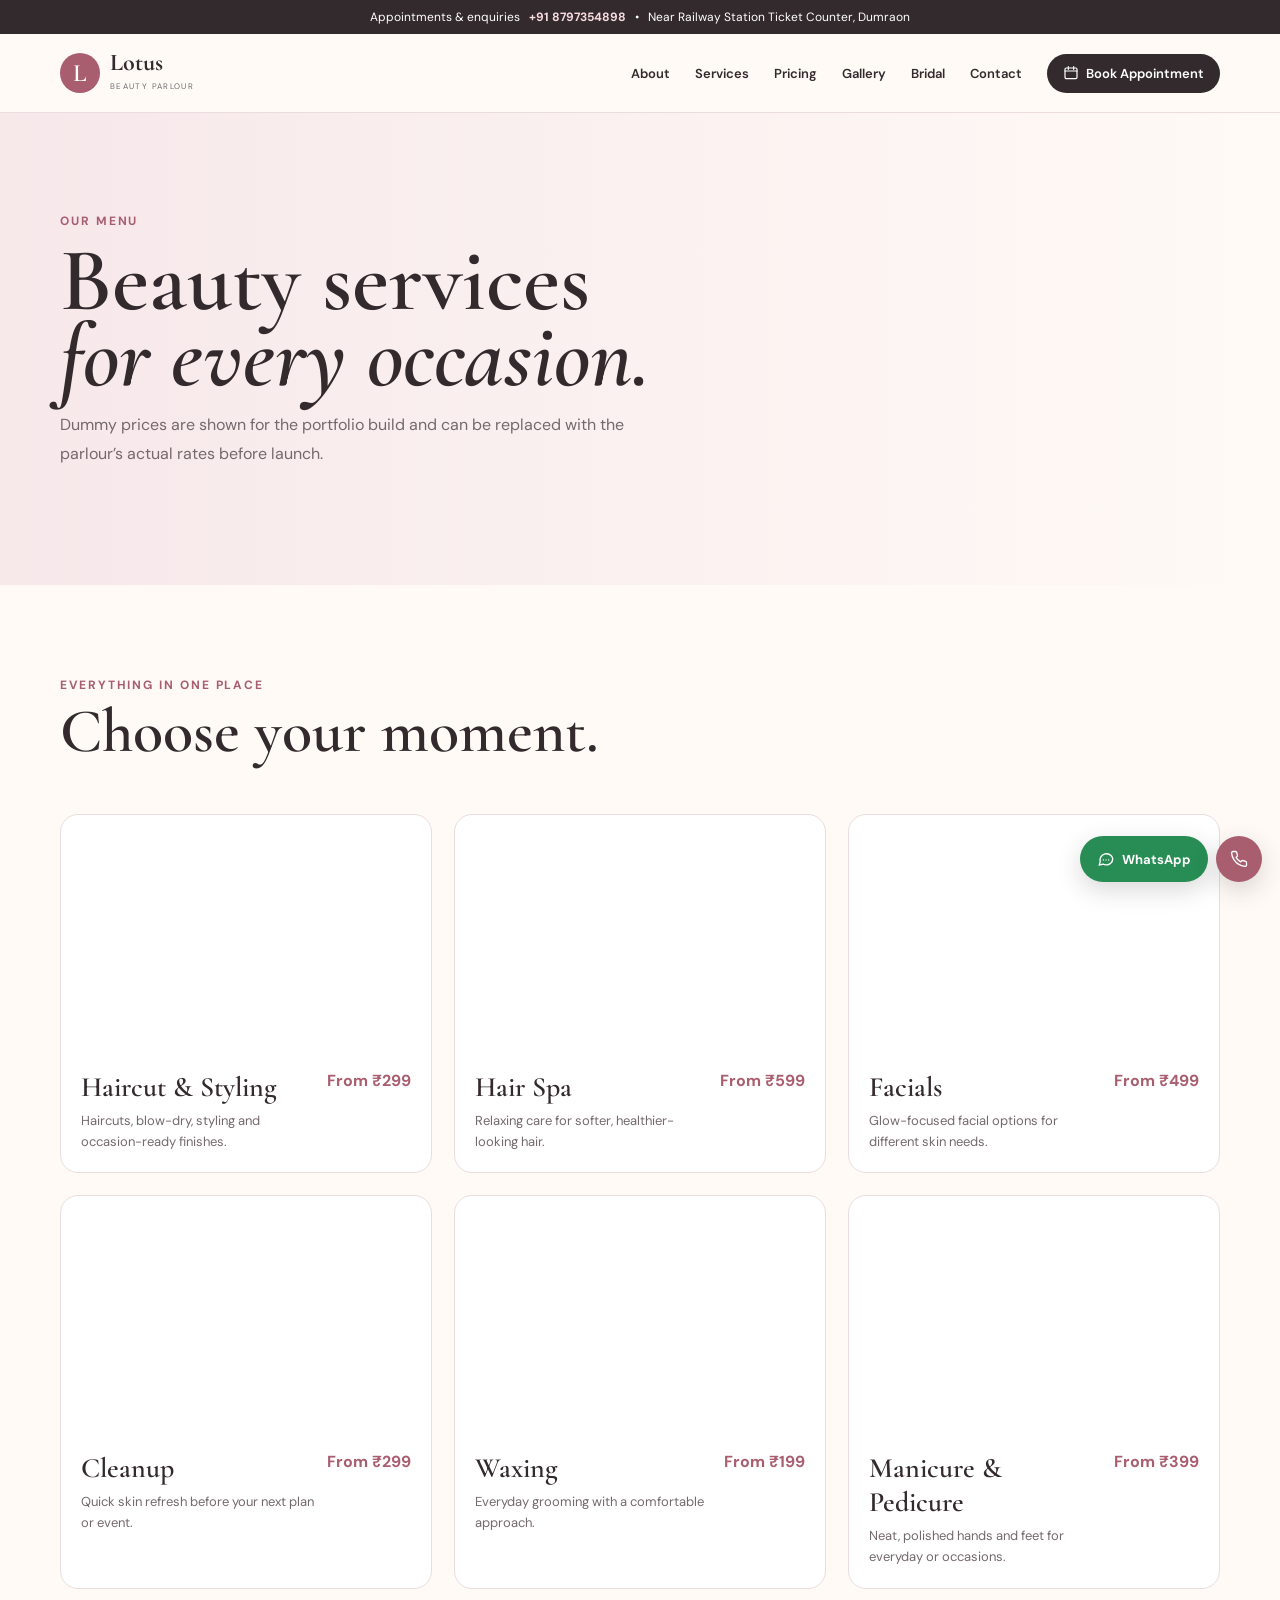
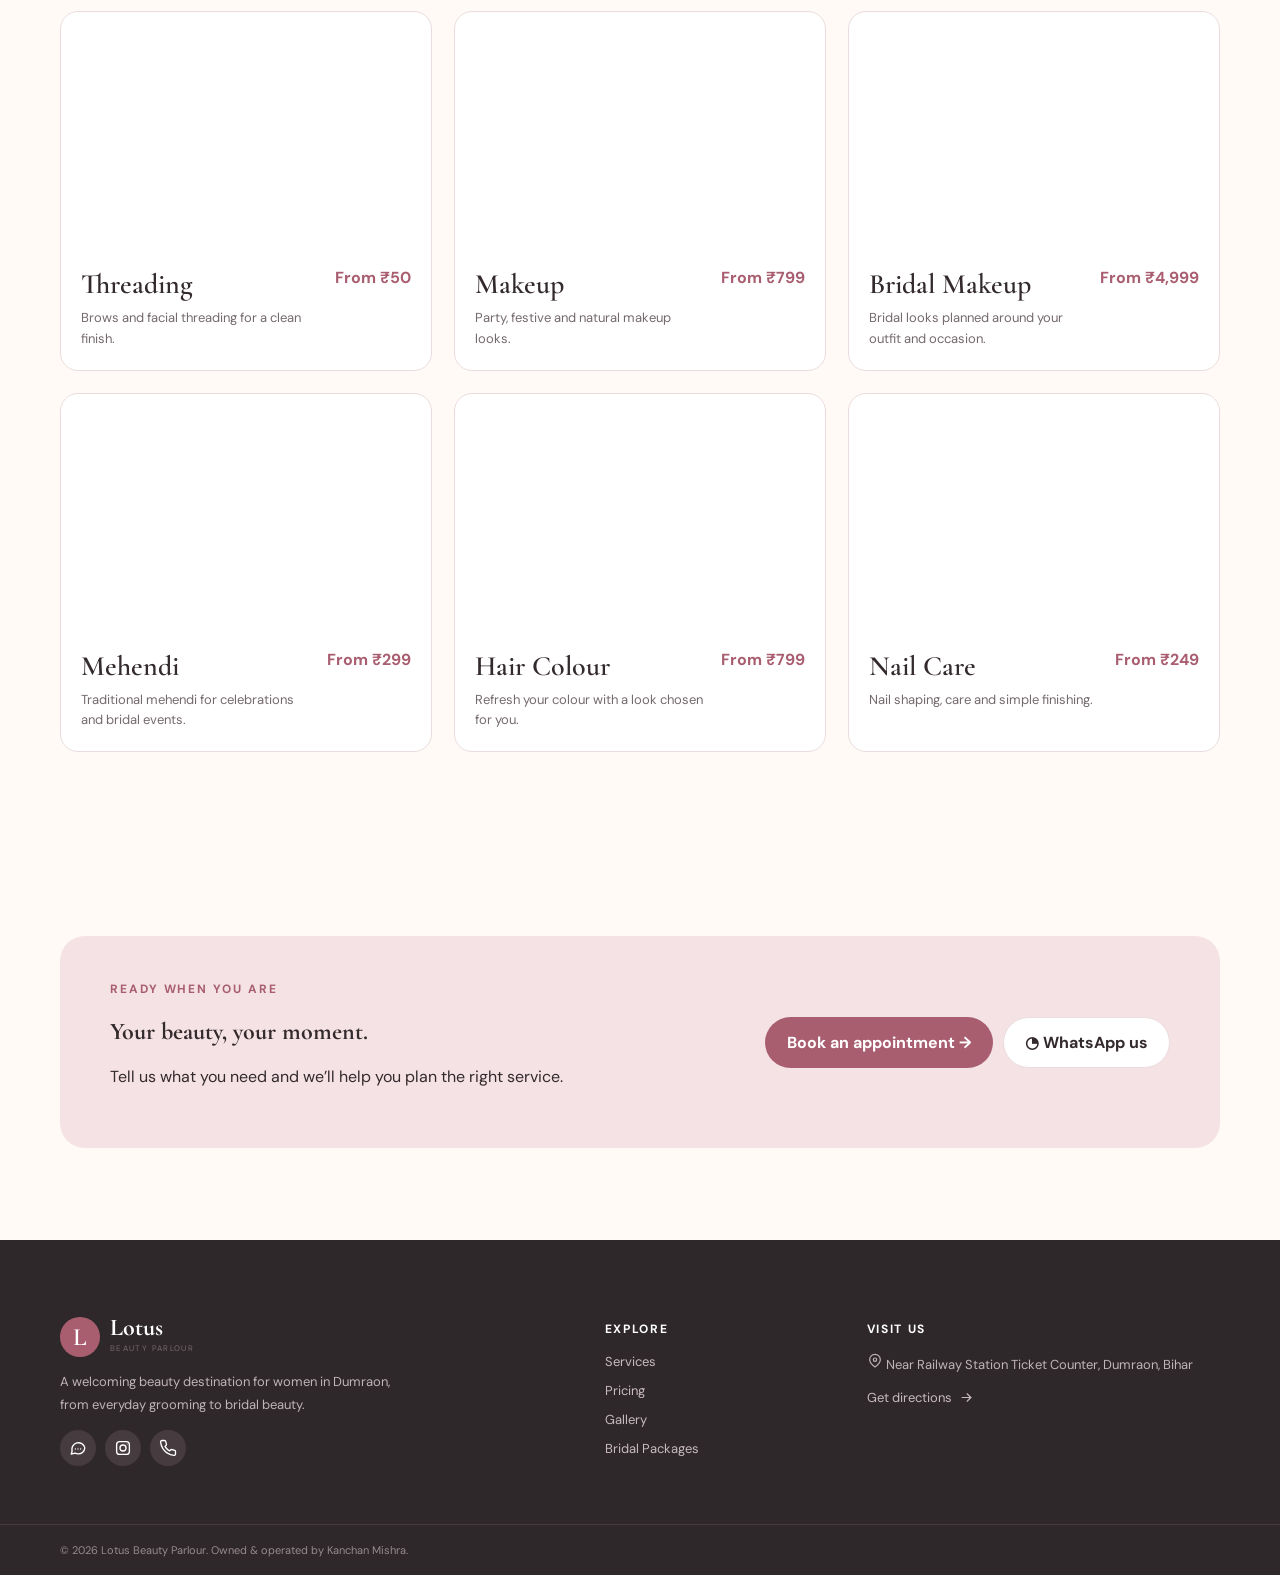
<file: services.html>
<!doctype html><html lang="en"><head><meta charset="utf-8"><meta name="viewport" content="width=device-width,initial-scale=1"><meta name="description" content="Beauty, hair, skincare, makeup, bridal and grooming services at Lotus Beauty Parlour."><title>Services | Lotus Beauty Parlour</title><link rel="stylesheet" href="styles.css"></head><body><div id="site-header"></div><main><section class="page-hero"><div class="container"><div class="eyebrow">Our menu</div><h1>Beauty services<br><i>for every occasion.</i></h1><p>Dummy prices are shown for the portfolio build and can be replaced with the parlour’s actual rates before launch.</p></div></section><section class="section"><div class="container"><div class="section-head"><div><div class="eyebrow">Everything in one place</div><h2>Choose your moment.</h2></div></div><div class="grid cards-3" id="serviceList"></div></div></section><div class="section"><div class="container"><div class="cta-inner"><div><div class="eyebrow">Ready when you are</div><h2 class="serif">Your beauty, your moment.</h2><p>Tell us what you need and we’ll help you plan the right service.</p></div><div class="cta-actions"><a href="appointment.html" class="btn btn-primary">Book an appointment →</a><a href="https://wa.me/919999999999" class="btn btn-outline">◔ WhatsApp us</a></div></div></div></div></main><div id="site-footer"></div><script src="script.js"></script><script>document.addEventListener('DOMContentLoaded',()=>{const services=[['Haircut & Styling','Haircuts, blow-dry, styling and occasion-ready finishes.','From ₹299',img.hair],['Hair Spa','Relaxing care for softer, healthier-looking hair.','From ₹599',img.hair],['Facials','Glow-focused facial options for different skin needs.','From ₹499',img.facial],['Cleanup','Quick skin refresh before your next plan or event.','From ₹299',img.facial],['Waxing','Everyday grooming with a comfortable approach.','From ₹199',img.wax],['Manicure & Pedicure','Neat, polished hands and feet for everyday or occasions.','From ₹399',img.nails],['Threading','Brows and facial threading for a clean finish.','From ₹50',img.makeup],['Makeup','Party, festive and natural makeup looks.','From ₹799',img.makeup],['Bridal Makeup','Bridal looks planned around your outfit and occasion.','From ₹4,999',img.bridal],['Mehendi','Traditional mehendi for celebrations and bridal events.','From ₹299',img.bridal],['Hair Colour','Refresh your colour with a look chosen for you.','From ₹799',img.hair],['Nail Care','Nail shaping, care and simple finishing.','From ₹249',img.nails]];document.getElementById('serviceList').innerHTML=services.map(x=>serviceCard(...x)).join('')});</script></body></html>
</file>
<file: styles.css>
@import url('https://fonts.googleapis.com/css2?family=Cormorant+Garamond:wght@500;600;700&family=DM+Sans:wght@400;500;600;700&display=swap');
:root{--ink:#332a2d;--muted:#74696d;--rose:#a95e70;--rose-dark:#8e4a5d;--blush:#f8eeef;--cream:#fffaf6;--line:#eadcdf;--gold:#b99055;--white:#fff}*{box-sizing:border-box}html{scroll-behavior:smooth}body{margin:0;background:var(--cream);color:var(--ink);font-family:'DM Sans',sans-serif}a{text-decoration:none;color:inherit}button,input,textarea,select{font:inherit}.container{width:min(1160px,calc(100% - 40px));margin:auto}.serif{font-family:'Cormorant Garamond',serif}.eyebrow{letter-spacing:.16em;text-transform:uppercase;font-size:12px;font-weight:700;color:var(--rose)}.section{padding:92px 0}.section-head{display:flex;justify-content:space-between;align-items:end;gap:24px;margin-bottom:42px}.section-head h2{font:600 clamp(38px,5vw,62px)/.95 'Cormorant Garamond',serif;margin:10px 0}.section-head p{max-width:540px;color:var(--muted);line-height:1.8}.btn{display:inline-flex;align-items:center;justify-content:center;gap:9px;padding:14px 21px;border-radius:999px;border:1px solid transparent;font-weight:700;cursor:pointer;transition:.2s}.btn-primary{background:var(--rose);color:#fff}.btn-primary:hover{background:var(--rose-dark);transform:translateY(-2px)}.btn-outline{border-color:var(--line);background:#fff}.btn-outline:hover{border-color:var(--rose);color:var(--rose)}.pill{display:inline-flex;align-items:center;border-radius:999px;background:#fff;border:1px solid var(--line);padding:8px 12px;font-size:12px;font-weight:700}.grid{display:grid;gap:22px}.cards-3{grid-template-columns:repeat(3,1fr)}.cards-4{grid-template-columns:repeat(4,1fr)}
.topbar{background:#332a2d;color:#fff;font-size:12px;padding:9px 0}.topbar .container{display:flex;gap:9px;justify-content:center;align-items:center}.topbar b{color:#f8dce2}.header{position:sticky;top:0;z-index:50;background:rgba(255,250,246,.94);backdrop-filter:blur(12px);border-bottom:1px solid var(--line)}.nav{height:78px;display:flex;align-items:center;justify-content:space-between;position:relative}.brand{display:flex;align-items:center;gap:10px}.brand-mark{display:grid;place-items:center;width:40px;height:40px;border-radius:50%;background:var(--rose);color:#fff;font:600 25px 'Cormorant Garamond',serif}.brand b{display:block;font:700 24px/20px 'Cormorant Garamond',serif}.brand small{font-size:8px;letter-spacing:.17em;color:var(--muted)}nav{display:flex;align-items:center;gap:25px;font-size:13px;font-weight:600}nav a:hover{color:var(--rose)}.nav-cta{display:flex;gap:7px;align-items:center;background:var(--ink);color:#fff;padding:11px 16px;border-radius:999px}.menu{display:none;background:none;border:0;padding:8px;color:var(--ink)}
.hero{min-height:680px;display:grid;align-items:center;background:linear-gradient(90deg,rgba(45,30,34,.82),rgba(45,30,34,.16)),url('https://images.unsplash.com/photo-1560066984-138dadb4c035?auto=format&fit=crop&w=1800&q=85') center/cover}.hero-content{max-width:650px;color:#fff;padding:80px 0}.hero h1{font:600 clamp(60px,8vw,105px)/.82 'Cormorant Garamond',serif;margin:16px 0}.hero p{font-size:16px;line-height:1.8;max-width:560px;color:#f9eeee}.hero-actions{display:flex;gap:12px;margin-top:30px;flex-wrap:wrap}.hero .btn-outline{background:rgba(255,255,255,.1);color:#fff;border-color:rgba(255,255,255,.4)}.trust{display:flex;gap:30px;flex-wrap:wrap;margin-top:35px;font-size:12px}.trust span{display:flex;gap:7px;align-items:center}.intro{background:#fff}.intro-grid{display:grid;grid-template-columns:1.05fr .95fr;gap:70px;align-items:center}.intro-photo{height:560px;border-radius:160px 160px 20px 20px;background:url('https://images.unsplash.com/photo-1487412720507-e7ab37603c6f?auto=format&fit=crop&w=1000&q=85') center/cover}.intro-copy h2{font:600 clamp(45px,5vw,68px)/.92 'Cormorant Garamond',serif;margin:12px 0 20px}.intro-copy p{line-height:1.9;color:var(--muted)}.feature-list{display:grid;grid-template-columns:1fr 1fr;gap:14px;margin:25px 0}.feature-list div{padding:15px;background:var(--blush);border-radius:12px;font-weight:600;font-size:13px;display:flex;gap:8px;align-items:center}.service-card{background:#fff;border:1px solid var(--line);border-radius:18px;overflow:hidden}.service-img{height:235px;background-size:cover;background-position:center}.service-body{padding:20px;display:flex;justify-content:space-between;gap:12px}.service-body h3{font:600 28px 'Cormorant Garamond',serif;margin:0 0 7px}.service-body p{font-size:13px;color:var(--muted);line-height:1.6;margin:0}.service-body>div{flex:1}.service-body>b{color:var(--rose);white-space:nowrap}.rose-section{background:var(--blush)}.offer{background:#332a2d;color:#fff;border-radius:25px;padding:45px;display:flex;justify-content:space-between;align-items:center;gap:30px}.offer h3{font:600 48px/.9 'Cormorant Garamond',serif;margin:8px 0}.offer p{color:#d9cbce;max-width:520px}.offer .eyebrow{color:#e4a8b5}.gallery-grid{display:grid;grid-template-columns:1.15fr .85fr .85fr;grid-template-rows:250px 250px;gap:15px}.gallery-item{border-radius:16px;background-size:cover;background-position:center;min-height:180px}.gallery-item:first-child{grid-row:span 2}.testimonial{background:#fff;border:1px solid var(--line);padding:28px;border-radius:18px}.testimonial p{font:500 24px/1.35 'Cormorant Garamond',serif}.stars{color:var(--gold);letter-spacing:3px}.cta{padding:75px 0}.cta-inner{background:#f4e2e5;border-radius:25px;padding:45px 50px;display:flex;align-items:center;justify-content:space-between;gap:30px}.cta h2{font-size:50px;margin:6px 0}.cta p{color:var(--muted)}.cta-actions{display:flex;gap:10px;flex-wrap:wrap}.page-hero{padding:100px 0;background:linear-gradient(90deg,#f7e8ea,#fffaf6)}.page-hero h1{font:600 clamp(55px,7vw,90px)/.85 'Cormorant Garamond',serif;margin:14px 0}.page-hero p{max-width:620px;color:var(--muted);line-height:1.8}.price-table{background:#fff;border:1px solid var(--line);border-radius:20px;overflow:hidden}.price-row{display:grid;grid-template-columns:1fr 2fr 120px;gap:20px;padding:20px 24px;border-bottom:1px solid var(--line);align-items:center}.price-row:last-child{border:0}.price-row p{margin:0;color:var(--muted);font-size:13px}.price-row b{color:var(--rose);text-align:right}.package{background:#fff;border:1px solid var(--line);border-radius:22px;padding:30px}.package.featured{border:2px solid var(--rose);position:relative}.package .tag{position:absolute;top:18px;right:18px;background:var(--rose);color:#fff;border-radius:999px;padding:6px 10px;font-size:10px;font-weight:700}.package h3{font:600 35px 'Cormorant Garamond',serif;margin:10px 0}.package .pkg-price{font-size:28px;color:var(--rose);font-weight:700}.package ul{padding:0;list-style:none;color:var(--muted);line-height:2.2;font-size:14px}.contact-grid{display:grid;grid-template-columns:.8fr 1.2fr;gap:25px}.contact-card{background:#fff;border:1px solid var(--line);border-radius:20px;padding:28px}.contact-card h3{font:600 30px 'Cormorant Garamond',serif;margin-top:0}.contact-line{display:flex;gap:12px;margin:18px 0;color:var(--muted);line-height:1.6}.contact-line .icon{color:var(--rose);flex:none}.form{display:grid;gap:14px}.form-row{display:grid;grid-template-columns:1fr 1fr;gap:14px}.form label{font-size:12px;font-weight:700}.form input,.form textarea,.form select{width:100%;margin-top:7px;border:1px solid var(--line);border-radius:12px;padding:13px;background:#fff;outline:none}.form input:focus,.form textarea:focus,.form select:focus{border-color:var(--rose)}.form textarea{min-height:130px;resize:vertical}.map{width:100%;height:330px;border:0;border-radius:18px}.floating{position:fixed;right:18px;bottom:18px;z-index:60;display:flex;gap:8px}.floating a{box-shadow:0 8px 25px rgba(51,42,45,.18)}.float-wa{display:flex;gap:7px;align-items:center;background:#278d54;color:#fff;padding:13px 17px;border-radius:999px;font-size:13px;font-weight:700}.float-call{display:grid;place-items:center;width:46px;height:46px;background:var(--rose);color:#fff;border-radius:50%}footer{background:#2f282a;color:#eee;padding-top:65px}.footer-grid{display:grid;grid-template-columns:1.4fr .6fr 1fr;gap:50px;padding-bottom:55px}.footer-grid p{color:#bfb4b7;line-height:1.8;font-size:13px;max-width:360px}.footer-grid h4{font-size:12px;letter-spacing:.14em;text-transform:uppercase;color:#fff}.footer-grid>a,.footer-grid>div>a{display:block;color:#c7bbbe;font-size:13px;margin:12px 0}.footer-grid .brand{display:flex;color:#fff}.socials{display:flex;gap:9px}.socials a{display:grid!important;place-items:center;width:36px;height:36px;background:#463b3e;border-radius:50%;color:#fff!important}.text-link{display:flex!important;align-items:center;gap:7px}.copyright{border-top:1px solid #453b3e;padding:18px 0;color:#958b8e;font-size:11px}.admin-page{min-height:100vh;background:#f8f1f2}.admin-wrap{padding:35px 0}.admin-header{display:flex;justify-content:space-between;align-items:center;margin-bottom:35px;gap:20px}.stat-icon{color:var(--rose)}.small-note{font-size:12px;color:var(--muted);margin-top:20px}.notice{padding:15px;background:#e8f5ed;border-radius:12px;color:#23653b}.hidden{display:none}
@media(max-width:900px){.cards-3,.cards-4{grid-template-columns:repeat(2,1fr)}nav{display:none}nav.mobile-open{display:flex;position:absolute;left:0;right:0;top:78px;background:var(--cream);padding:20px;flex-direction:column;align-items:stretch;border-bottom:1px solid var(--line)}.nav-cta{justify-content:center}.menu{display:block}.intro-grid,.contact-grid,.footer-grid{grid-template-columns:1fr}.intro-photo{height:420px}.gallery-grid{grid-template-columns:1fr 1fr;grid-template-rows:260px 200px 200px}.gallery-item:first-child{grid-row:span 1;grid-column:span 2}.cta-inner{display:block}.cta-actions{margin-top:20px}.admin-header{align-items:flex-start;flex-direction:column}}
@media(max-width:620px){.container{width:min(100% - 28px,1160px)}.section{padding:65px 0}.cards-3,.cards-4{grid-template-columns:1fr}.topbar .container{font-size:10px}.topbar span,.topbar b{display:none}.hero{min-height:650px}.hero-content{padding:55px 0}.hero h1{font-size:68px}.feature-list{grid-template-columns:1fr}.offer{padding:30px;display:block}.offer h3{font-size:40px}.gallery-grid{display:grid;grid-template-columns:1fr 1fr;gap:10px}.gallery-item{min-height:160px}.gallery-item:first-child{grid-column:span 2}.form-row{grid-template-columns:1fr}.price-row{grid-template-columns:1fr 90px}.price-row p{display:none}.price-row b{grid-column:2;grid-row:1}.cta-inner{padding:32px 25px}.cta h2{font-size:42px}.floating .float-wa span{display:none}.float-wa{width:46px;height:46px;padding:0;justify-content:center}}
</file>
